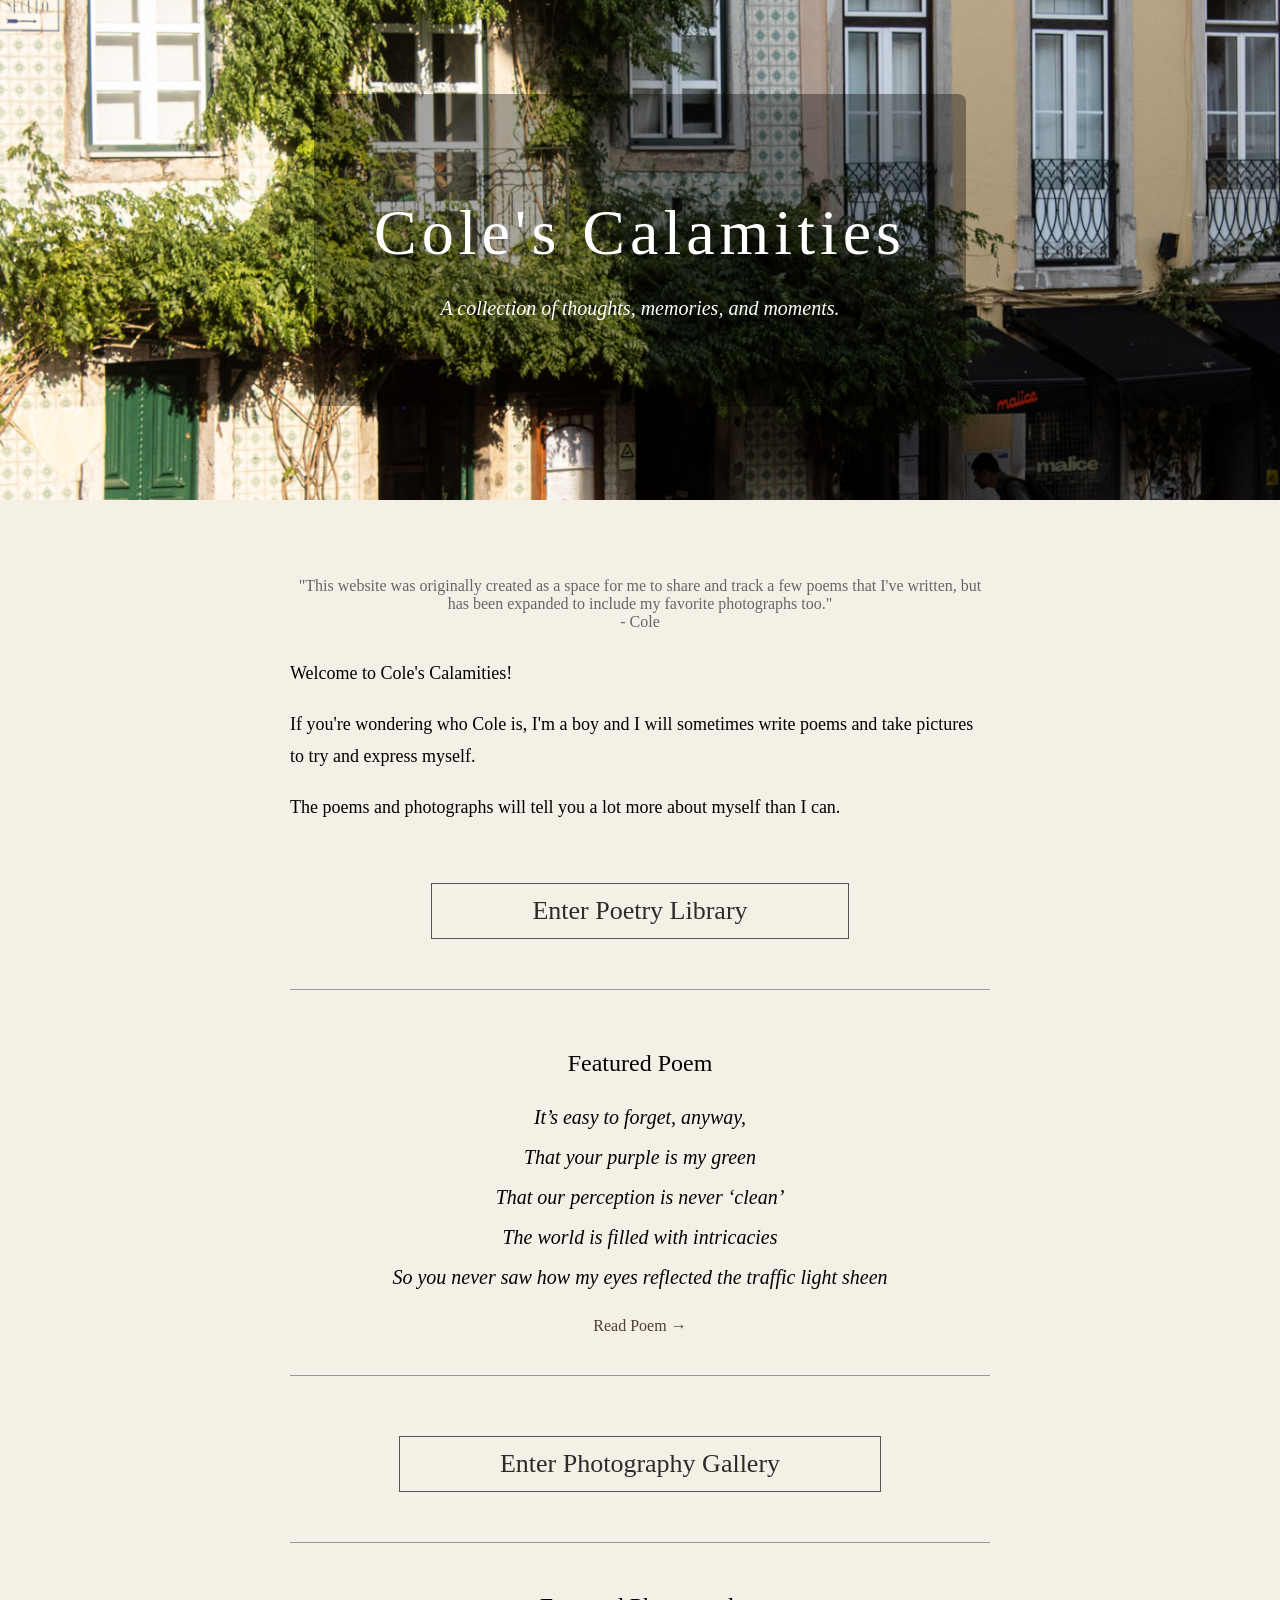
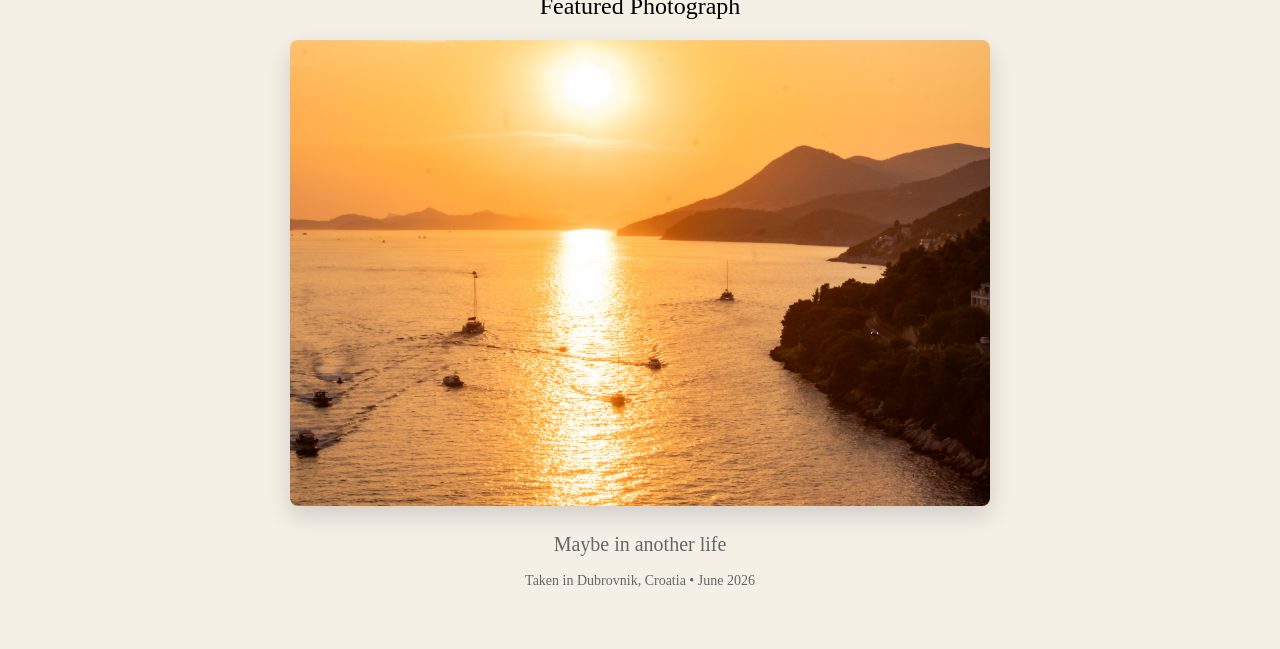
<file: index.html>
<head>
<title>Cole's Calamities</title>
<link rel="stylesheet" href="styles.css">
</head>
<body>
<div class="hero">

    <div class="overlay">

        <h1>Cole's Calamities</h1>

        <p class="subtitle">
            A collection of thoughts, memories, and moments.
        </p>

    </div>

</div>


<div class="content">
<h5>"This website was originally created as a space for me to share and track a few poems that I've written, but has been expanded to include my favorite photographs too." <br> - Cole </h5>
<p>Welcome to Cole's Calamities!</p>
<p>If you're wondering who Cole is, I'm a boy and I will sometimes write poems and take pictures to try and express myself.</p> 
<p>The poems and photographs will tell you a lot more about myself than I can.</p>
<div class="center-button">
<a href="library.html">
    <button>Enter Poetry Library</button> <br>
</a>

</div>


<hr>

<section class="featured">

    <h2>Featured Poem</h2>

    <p class="poem-preview">
        It’s easy to forget, anyway,<br>
        That your purple is my green<br>
        That our perception is never ‘clean’<br>
        The world is filled with intricacies <br>
        So you never saw how my eyes reflected the traffic light sheen<br>
    </p>

    <a href="poems/love_note.html">
        Read Poem →
    </a>

</section>

<hr>

<div class="center-button">
<a href="gallery.html">
    <button>Enter Photography Gallery </button>
</a>
</div>
<hr>

<section class="featured-photo">

    <h2>Featured Photograph</h2>

    <img src="images/inanlife.jpg" alt="Featured photograph">

    <h4>Maybe in another life</h4>

    <h6>Taken in Dubrovnik, Croatia • June 2026</h6>

</section>




</body>


<script src="script.js"></script>

</html>
</file>
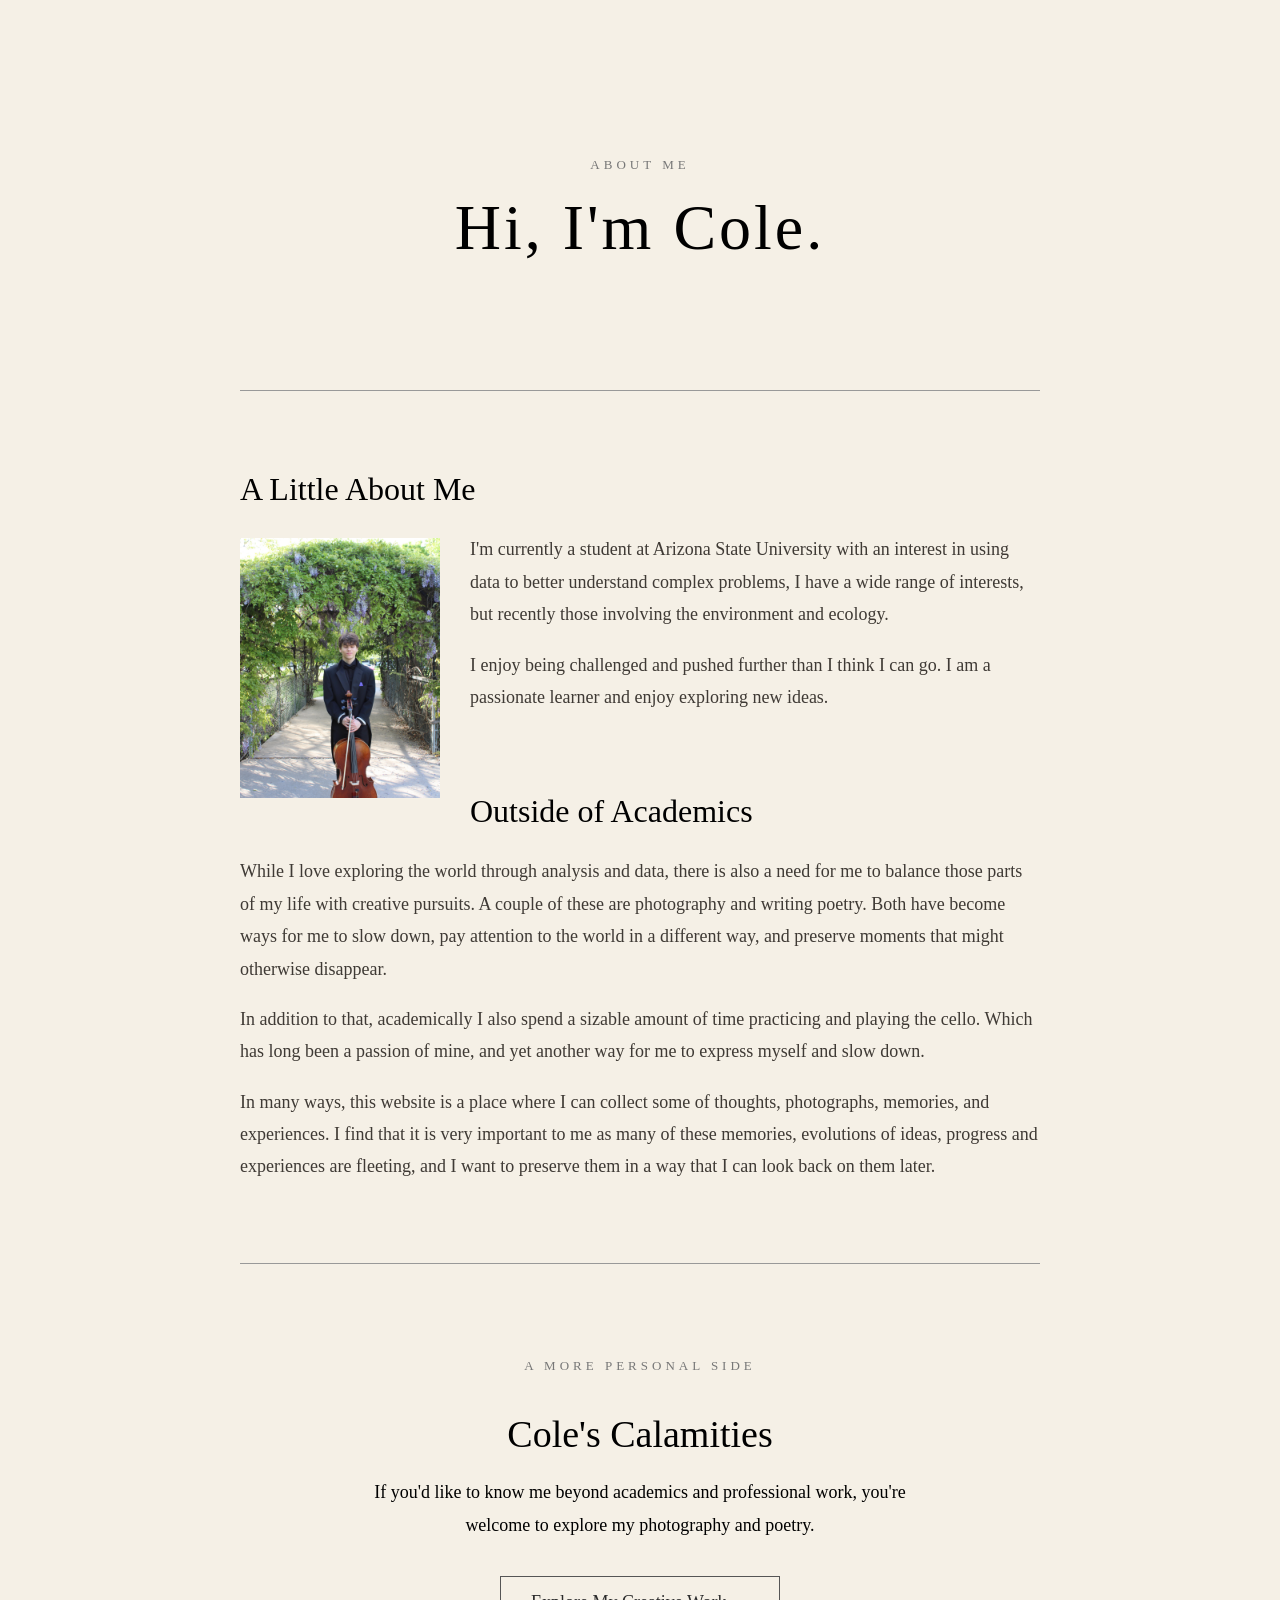
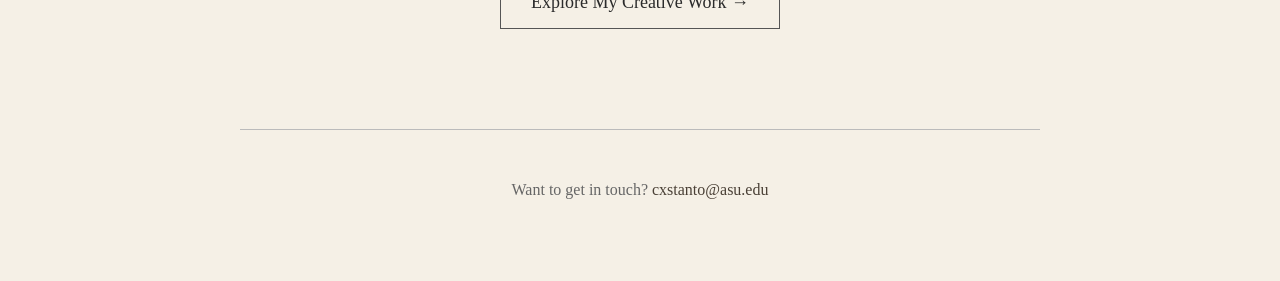
<file: about.html>
<!DOCTYPE html>
<html lang="en">

<head>
    <meta charset="UTF-8">
    <meta name="viewport" content="width=device-width, initial-scale=1.0">
    <title>About Cole</title>
    <link rel="stylesheet" href="styles.css">
</head>

<body>

    <main class="about-page">

        <section class="about-intro">
            <p class="about-eyebrow">ABOUT ME</p>

            <h1>Hi, I'm Cole.</h1>

        </section>

        <hr>

        <section class="about-section">
            <h2>A Little About Me</h2>

        <img
        src="images/cole.jpg"
        alt="Portrait of Cole"
        class="about-portrait"
        >

            <p>
                I'm currently a student at Arizona State University with an
                interest in using data to better understand complex problems, I have a wide range of interests, 
                but recently those involving the environment and ecology.
            </p>

            <p>
                I enjoy being challenged and pushed further than I think I can go.
                I am a passionate learner and enjoy exploring new ideas. 
            </p>
        </section>

        <section class="about-section">
            <h2>Outside of Academics</h2>

            <p>
                While I love exploring the world through analysis and data,
                there is also a need for me to balance those parts of my life
                with creative pursuits. A couple of these are photography 
                and writing poetry. Both have become ways for me to slow down,
                pay attention to the world in a different way, and preserve
                moments that might otherwise disappear.
            </p>

            <p>
                In addition to that, academically I also spend a sizable amount
                of time practicing and playing the cello. Which has long been a
                passion of mine, and yet another way for me to express myself and
                slow down.
            </p>

            <p>
                In many ways, this website is a place
                where I can collect some of thoughts, photographs,
                memories, and experiences. I find that it is very important to me
                as many of these memories, evolutions of ideas, progress and experiences are fleeting, 
                and I want to preserve them in a way that I can look back on them later.
            </p>
        </section>

        <hr>

        <section class="creative-section">
            <p class="about-eyebrow">A MORE PERSONAL SIDE</p>

            <h2>Cole's Calamities</h2>

            <p>
                If you'd like to know me beyond academics and professional
                work, you're welcome to explore my photography and poetry.
            </p>

            <a href="index.html" class="about-button">
                Explore My Creative Work →
            </a>
        </section>

        <section class="about-contact">
            <p>
                Want to get in touch?
                <a href="mailto:cxstanto@asu.edu">cxstanto@asu.edu</a>
            </p>
        </section>

    </main>

</body>
</html>
</file>
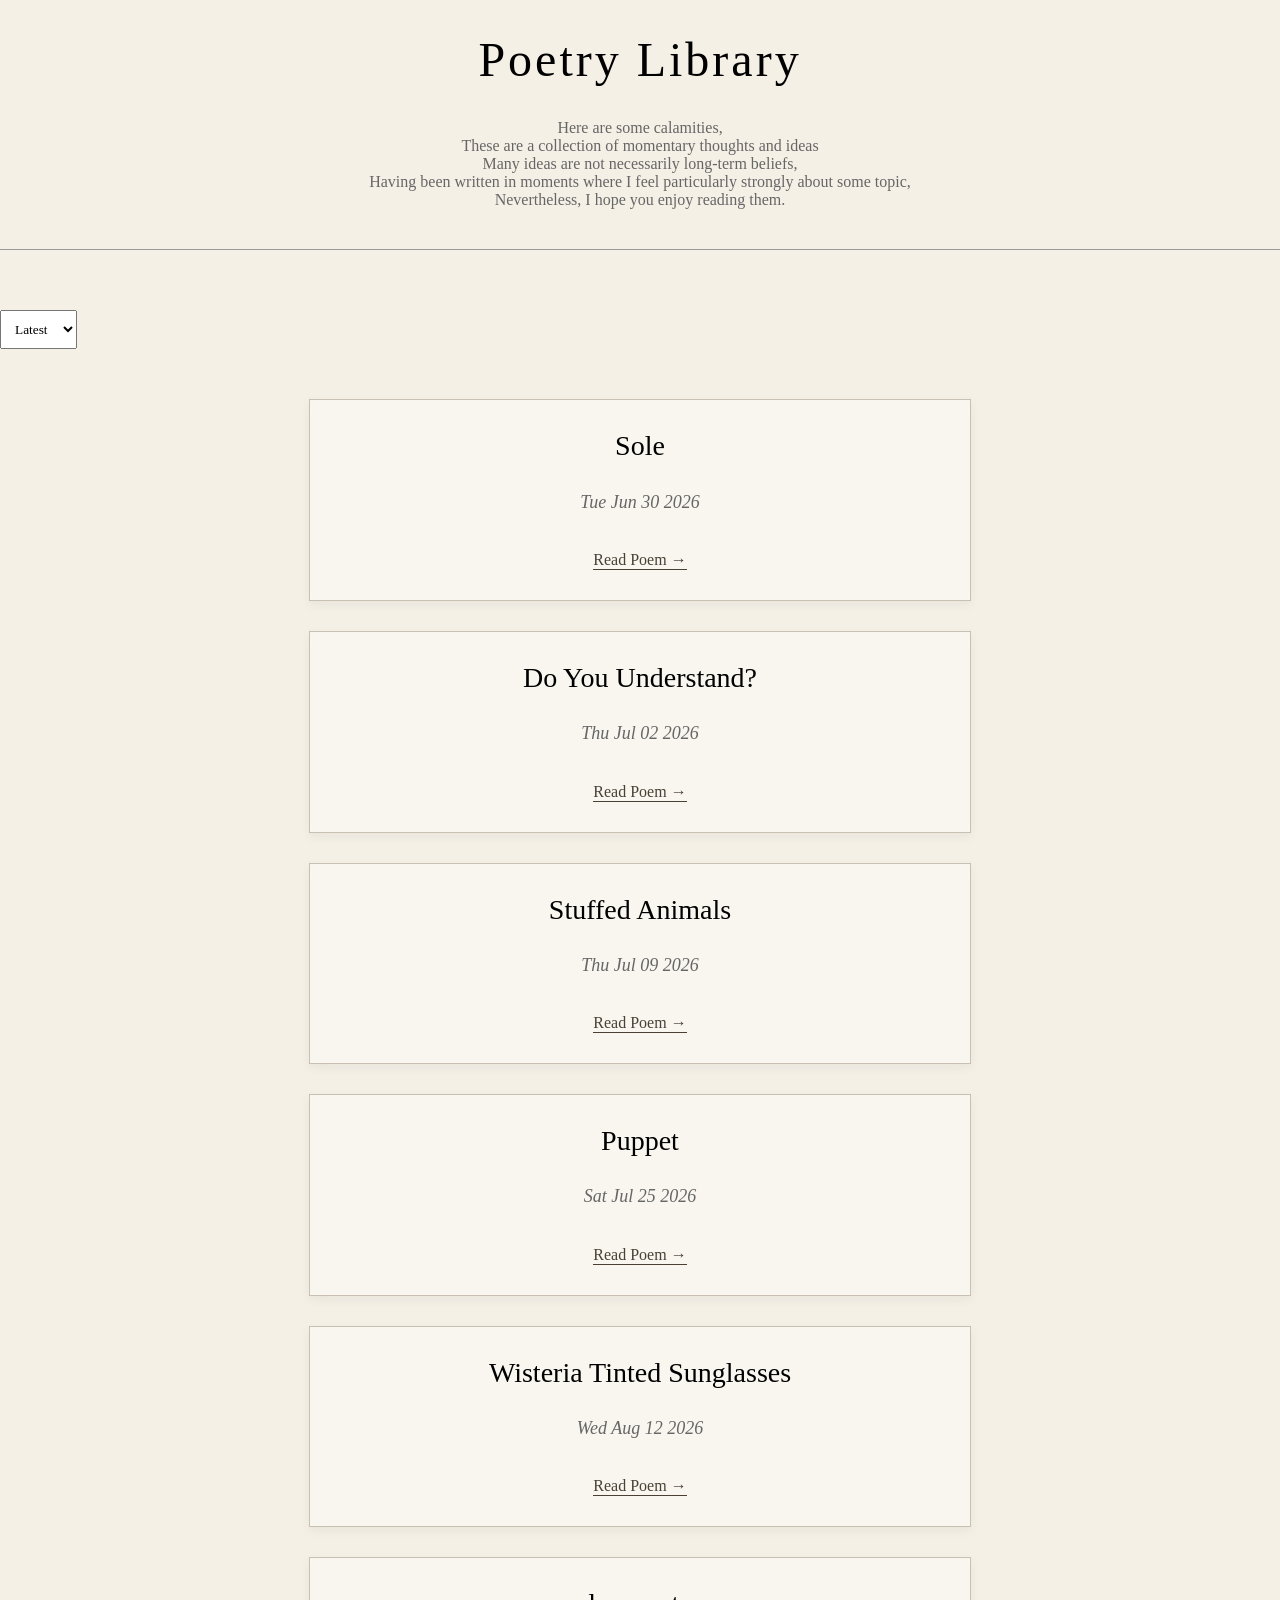
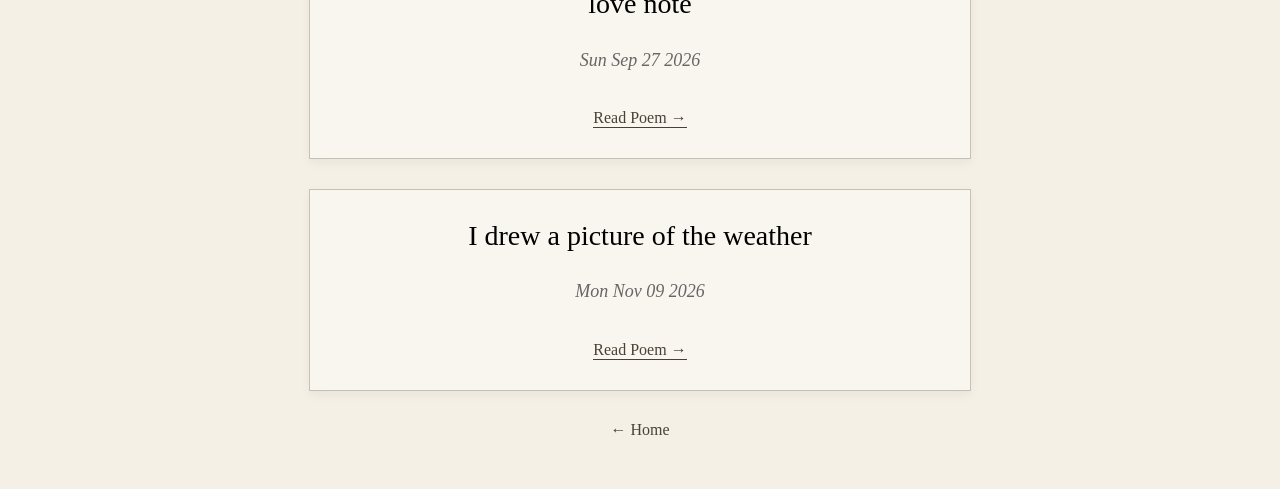
<file: library.html>
<!DOCTYPE html>
<html>

<head>
    <title>Poetry Library</title>
    <link rel="stylesheet" href="styles.css">
</head>

<body>

<h1>Poetry Library</h1>

<h5>
Here are some calamities, <br>
These are a collection of momentary thoughts and ideas <br>
Many ideas are not necessarily long-term beliefs, <br>
Having been written in moments where I feel particularly strongly about some topic, <br>
Nevertheless, I hope you enjoy reading them. <br>
</h5>

<hr>

<select id="sortOptions">
    <option value="latest">Latest</option>
    <option value="oldest">Oldest</option>
</select>


<div id="poemList"></div>

<script src="script.js?v=2"></script>

<a id="homeButton" href="index.html">← Home</a>
</body>

</html>
</file>
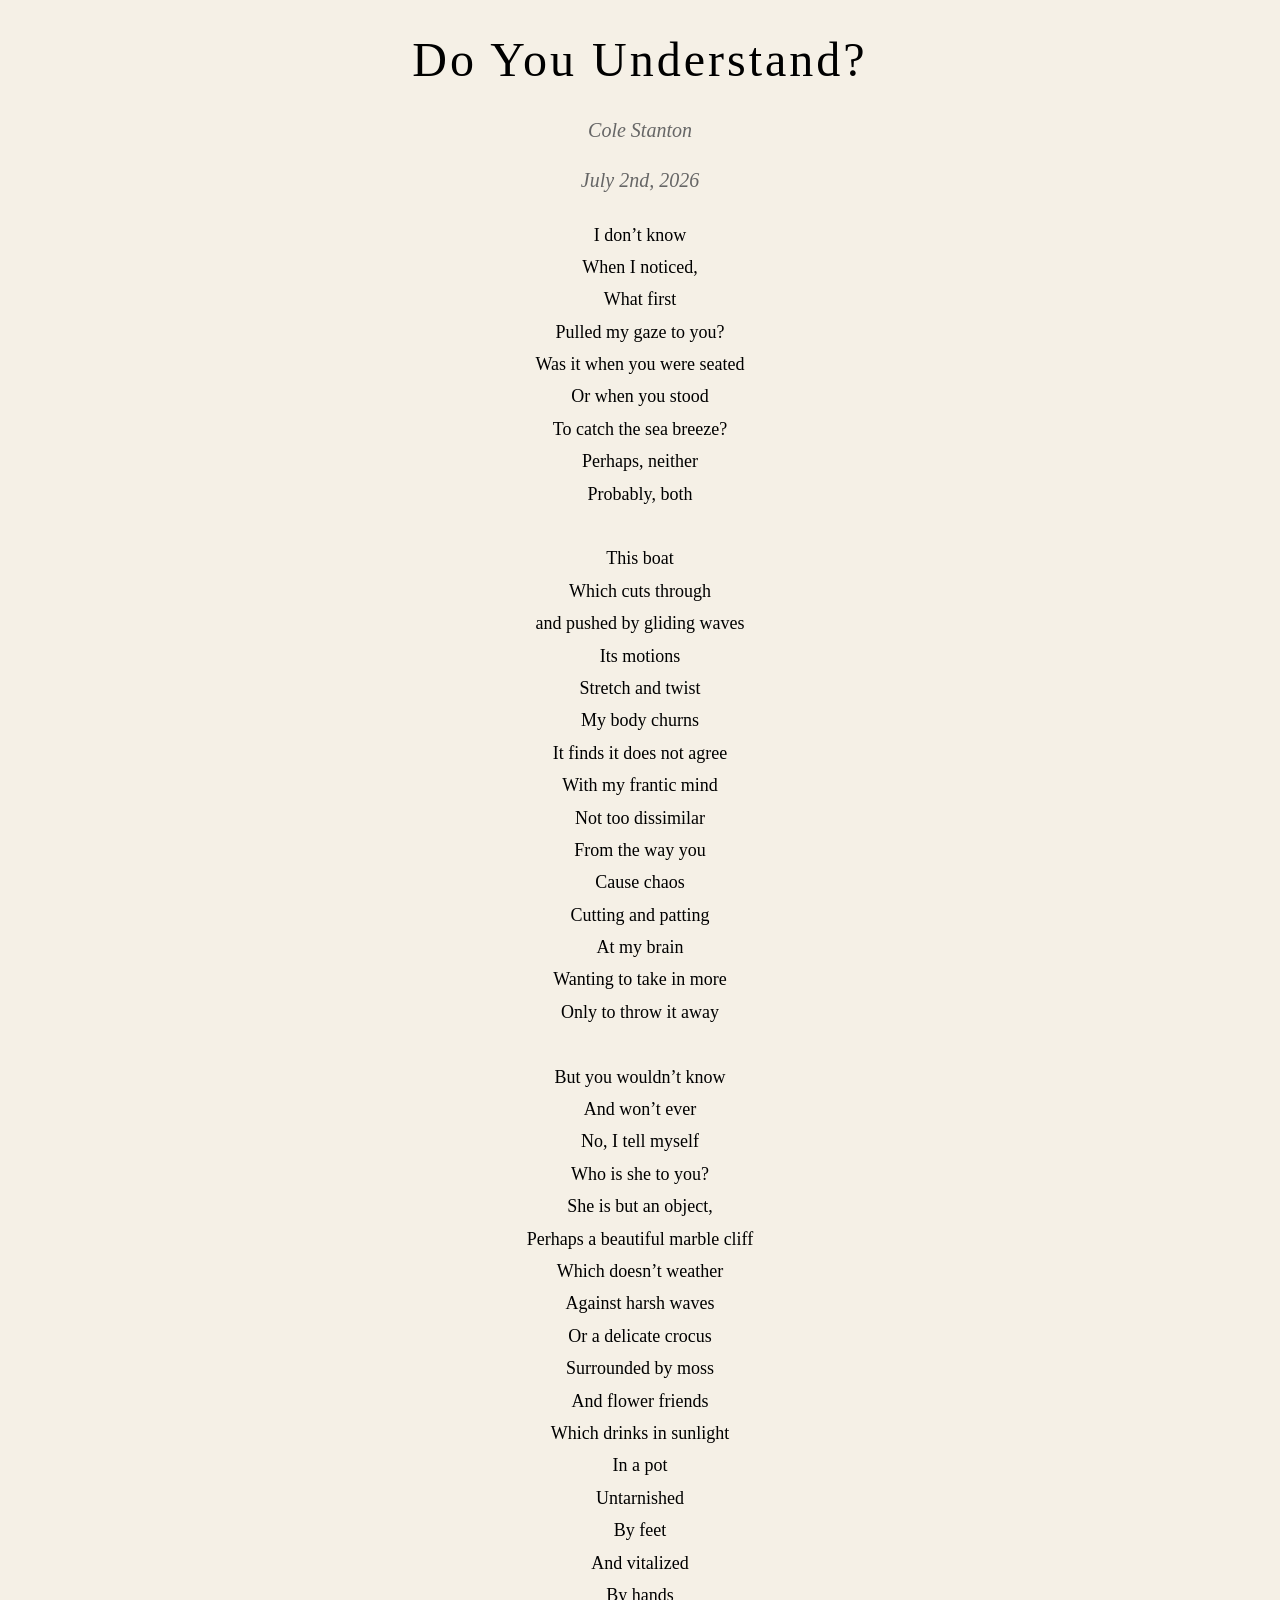
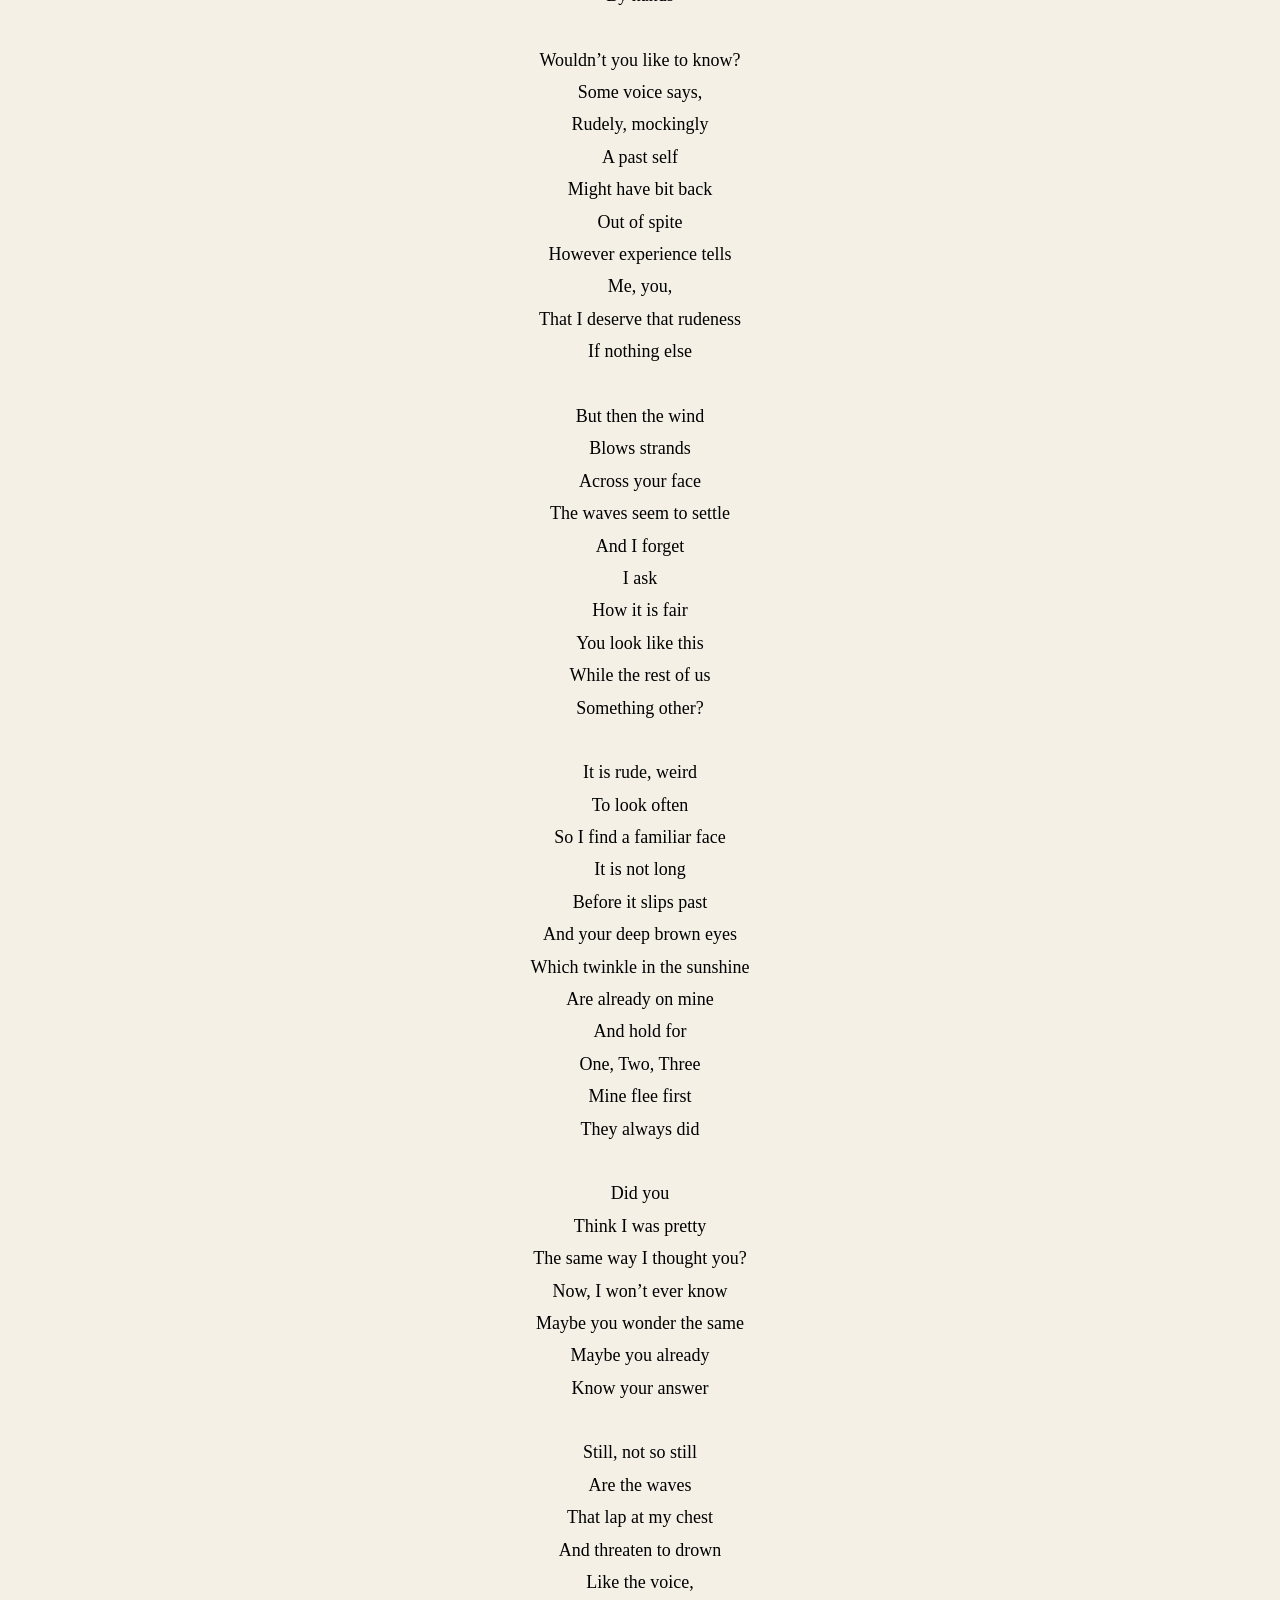
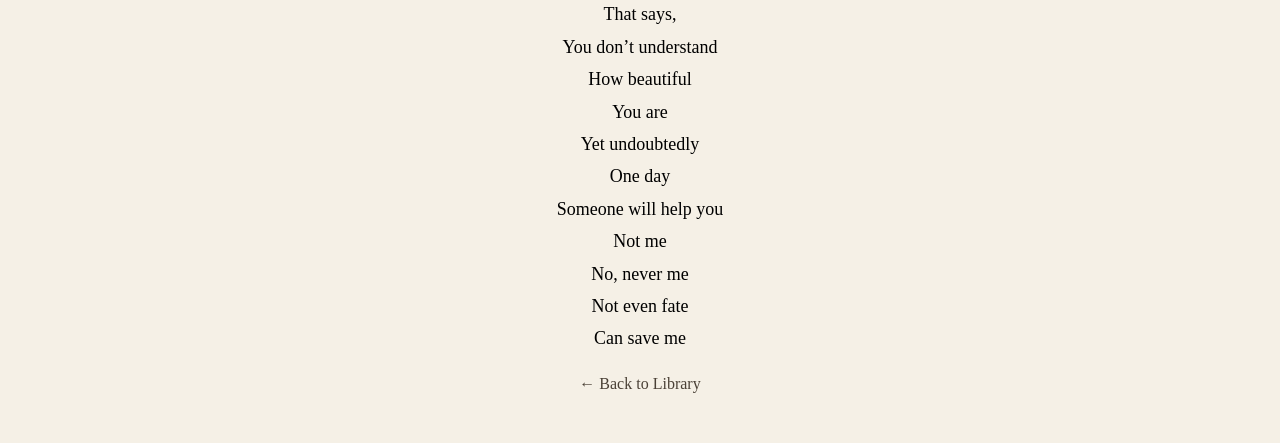
<file: poems/Do_You_Understand.html>
<!DOCTYPE html>
<html>

<head>
    <title>Do You Understand?</title>
    <link rel="stylesheet" href="../styles.css">
</head>

<body>

<h1>Do You Understand?</h1>
<h4><em>Cole Stanton</em></h4>
<h4><em>July 2nd, 2026</em></h4>
<p id ="poem">
I don’t know <br>
When I noticed,<br>
What first<br>
Pulled my gaze to you?<br>
Was it when you were seated<br>
Or when you stood <br>
To catch the sea breeze?<br>
Perhaps, neither<br>
Probably, both<br>
<br>
This boat<br>
Which cuts through<br>
and pushed by gliding waves <br>
Its motions <br>
Stretch and twist <br>
My body churns<br>
It finds it does not agree<br>
With my frantic mind<br>
Not too dissimilar <br>
From the way you <br>
Cause chaos <br>
Cutting and patting<br>
At my brain<br>
Wanting to take in more<br>
Only to throw it away<br>
<br>
But you wouldn’t know<br>
And won’t ever<br>
No, I tell myself<br>
Who is she to you?<br>
She is but an object,<br>
Perhaps a beautiful marble cliff<br>
Which doesn’t weather<br>
Against harsh waves<br>
Or a delicate crocus<br>
Surrounded by moss<br>
And flower friends<br>
Which drinks in sunlight<br>
In a pot<br>
Untarnished<br>
By feet <br>
And vitalized<br>
By hands<br>
<br>
Wouldn’t you like to know?<br>
Some voice says,<br>
Rudely, mockingly <br>
A past self<br>
Might have bit back<br>
Out of spite<br>
However experience tells<br>
Me, you, <br>
That I deserve that rudeness  <br>
If nothing else<br>
<br>
But then the wind<br>
Blows strands <br>
Across your face<br>
The waves seem to settle<br>
And I forget<br>
I ask<br>
How it is fair<br>
You look like this<br>
While the rest of us<br>
Something other?<br>
<br>
It is rude, weird <br>
To look often<br>
So I find a familiar face<br>
It is not long <br>
Before it slips past<br> 
And your deep brown eyes<br>
Which twinkle in the sunshine<br>
Are already on mine<br>
And hold for<br>
One, Two, Three<br>
Mine flee first<br>
They always did<br>
<br>
Did you <br>
Think I was pretty<br>
The same way I thought you?<br>
Now, I won’t ever know<br>
Maybe you wonder the same<br>
Maybe you already <br>
Know your answer<br>
<br>
Still, not so still<br>
Are the waves <br>
That lap at my chest<br>
And threaten to drown<br>
Like the voice,<br>
That says,<br>
You don’t understand<br>
How beautiful <br>
You are<br>
Yet undoubtedly<br> 
One day<br>
Someone will help you<br>
Not me<br>
No, never me<br>
Not even fate<br>
Can save me<br>
</p>

<a id="homeButton" href="../library.html">← Back to Library</a>

</body>

</html>
</file>
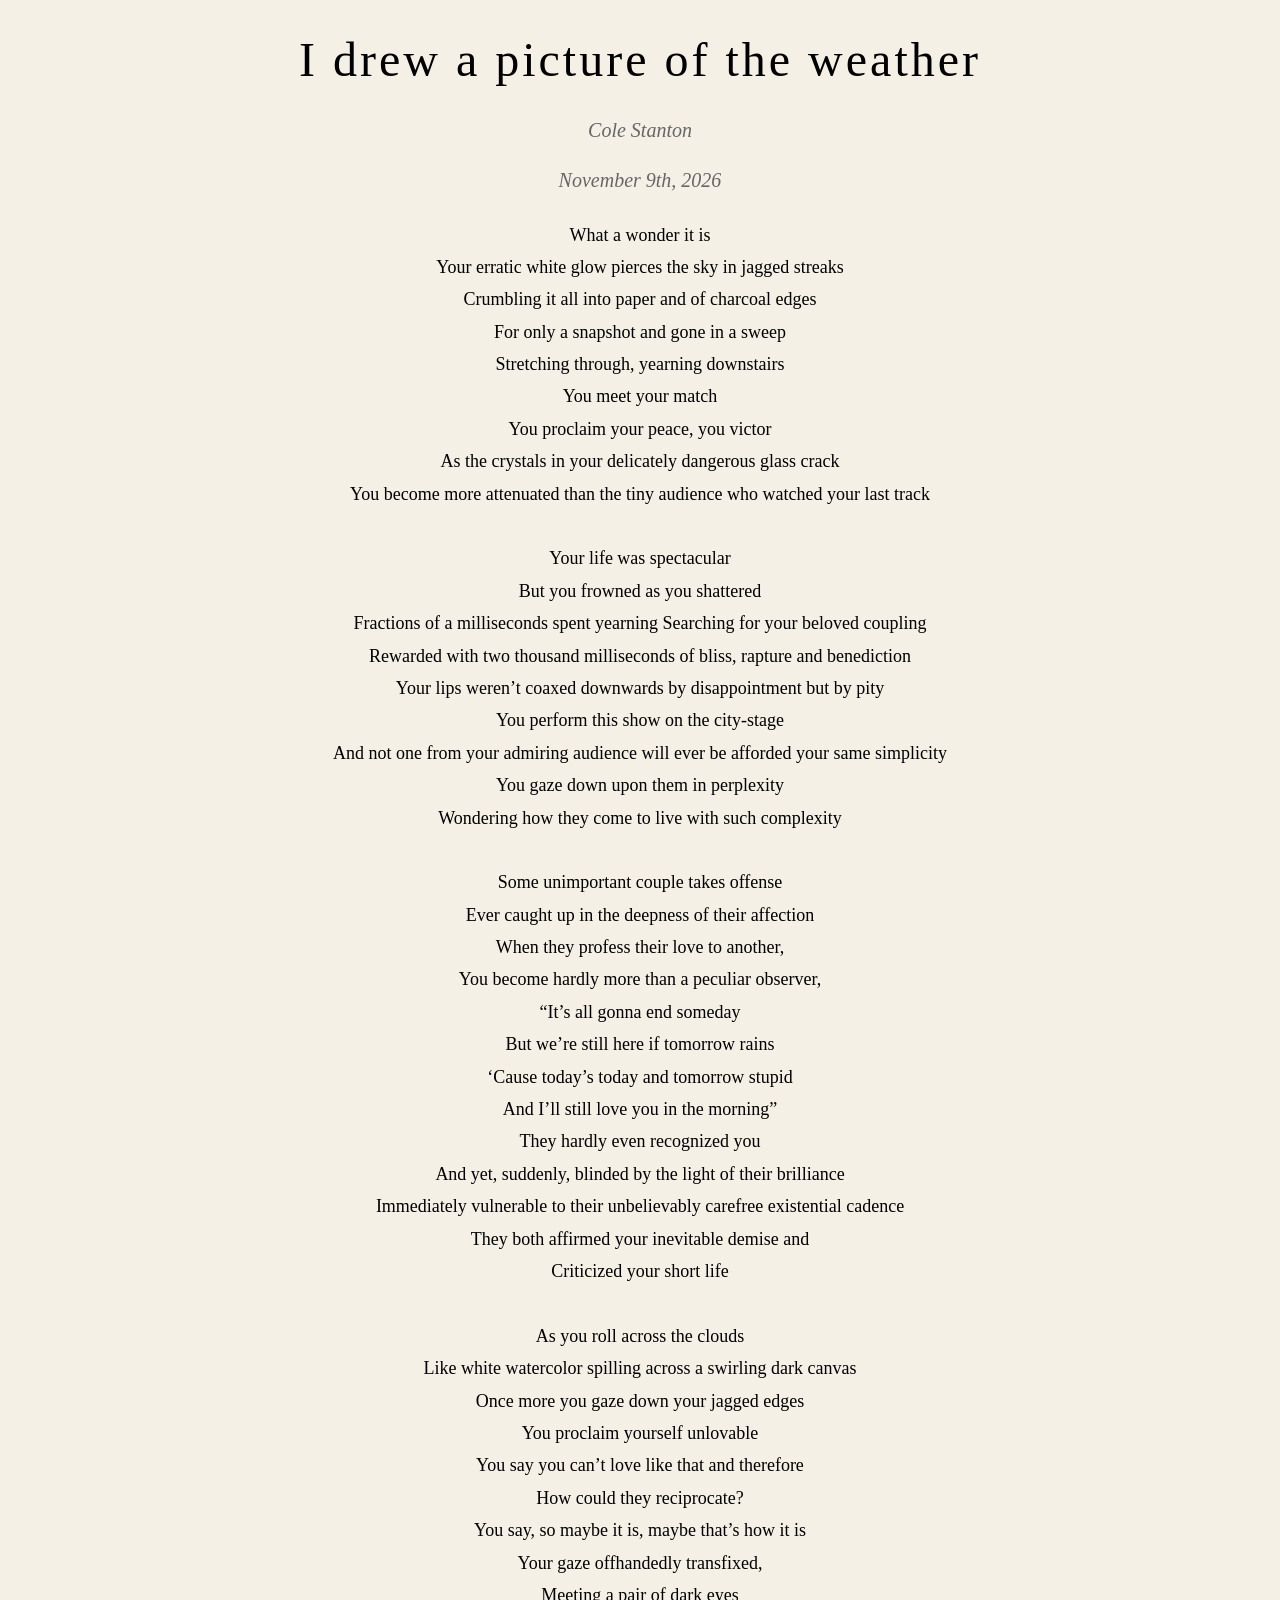
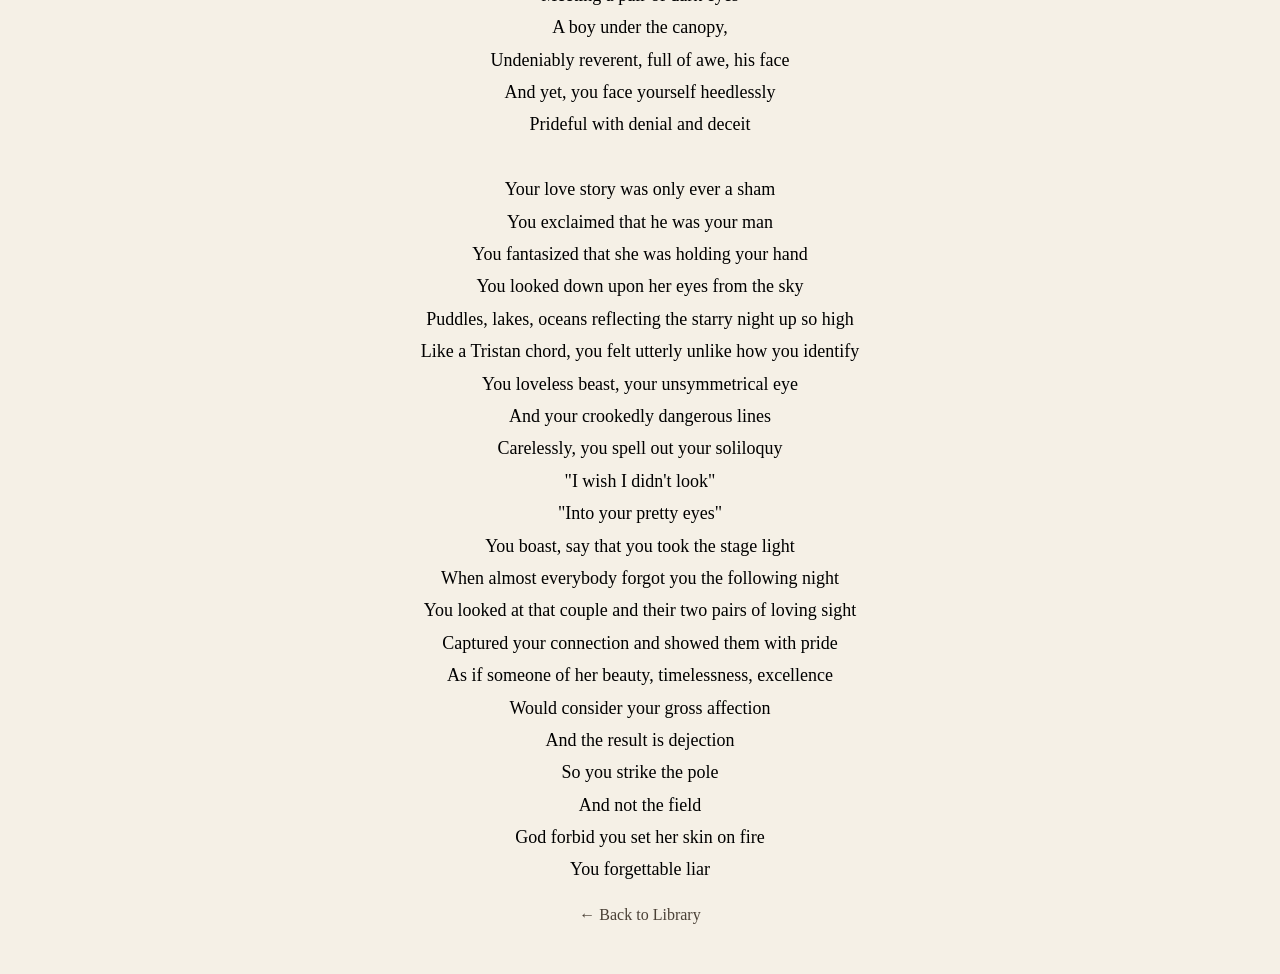
<file: poems/I_drew_a_picture.html>
<!DOCTYPE html>
<html>

<head>
    <title>I drew a picture of the weather</title>
    <link rel="stylesheet" href="../styles.css">
</head>

<body>

<h1>I drew a picture of the weather</h1>
<h4><em>Cole Stanton</em></h4>
<h4><em>November 9th, 2026</em></h4>
<p id ="poem">
What a wonder it is <br>

Your erratic white glow pierces the sky in jagged streaks <br>

Crumbling it all into paper and of charcoal edges <br>

For only a snapshot and gone in a sweep <br>

Stretching through, yearning downstairs <br>

You meet your match <br>

You proclaim your peace, you victor  <br>

As the crystals in your delicately dangerous glass crack <br>

You become more attenuated than the tiny audience who watched your last track<br>

<br>

Your life was spectacular <br>

But you frowned as you shattered <br>

Fractions of a milliseconds spent yearning Searching for your beloved coupling <br>

Rewarded with two thousand milliseconds of bliss, rapture and benediction <br>

Your lips weren’t coaxed downwards by disappointment but by pity <br>

You perform this show on the city-stage <br>

And not one from your admiring audience will ever be afforded your same simplicity <br>

You gaze down upon them in perplexity <br>

Wondering how they come to live with such complexity <br>

<br>

Some unimportant couple takes offense <br>

Ever caught up in the deepness of their affection <br>

When they profess their love to another, <br>

You become hardly more than a peculiar observer, <br>

“It’s all gonna end someday <br>

But we’re still here if tomorrow rains <br>

‘Cause today’s today and tomorrow stupid <br>

And I’ll still love you in the morning” <br>

They hardly even recognized you <br>

And yet, suddenly, blinded by the light of their brilliance <br>

Immediately vulnerable to their unbelievably carefree existential cadence <br>

They both affirmed your inevitable demise and <br>

Criticized your short life <br>

<br>

As you roll across the clouds <br>

Like white watercolor spilling across a swirling dark canvas <br>

Once more you gaze down your jagged edges <br>

You proclaim yourself unlovable <br>

You say you can’t love like that and therefore <br>

How could they reciprocate? <br>

You say, so maybe it is, maybe that’s how it is <br>

Your gaze offhandedly transfixed, <br>

Meeting a pair of dark eyes <br>

A boy under the canopy, <br>

Undeniably reverent, full of awe, his face <br>

And yet, you face yourself heedlessly <br>

Prideful with denial and deceit <br>

<br>

Your love story was only ever a sham <br>

You exclaimed that he was your man <br>

You fantasized that she was holding your hand <br>

You looked down upon her eyes from the sky <br>

Puddles, lakes, oceans reflecting the starry night up so high <br>

Like a Tristan chord, you felt utterly unlike how you identify <br>

You loveless beast, your unsymmetrical eye <br>

And your crookedly dangerous lines <br>

Carelessly, you spell out your soliloquy <br>

"I wish I didn't look" <br>

"Into your pretty eyes" <br>

You boast, say that you took the stage light <br>

When almost everybody forgot you the following night <br>

You looked at that couple and their two pairs of loving sight <br>

Captured your connection and showed them with pride <br>

As if someone of her beauty, timelessness, excellence <br>

Would consider your gross affection <br>

And the result is dejection <br>

So you strike the pole <br>

And not the field <br>

God forbid you set her skin on fire <br>

You forgettable liar <br>
</p>

<a id="homeButton" href="../library.html">← Back to Library</a>

</body>

</html>
</file>
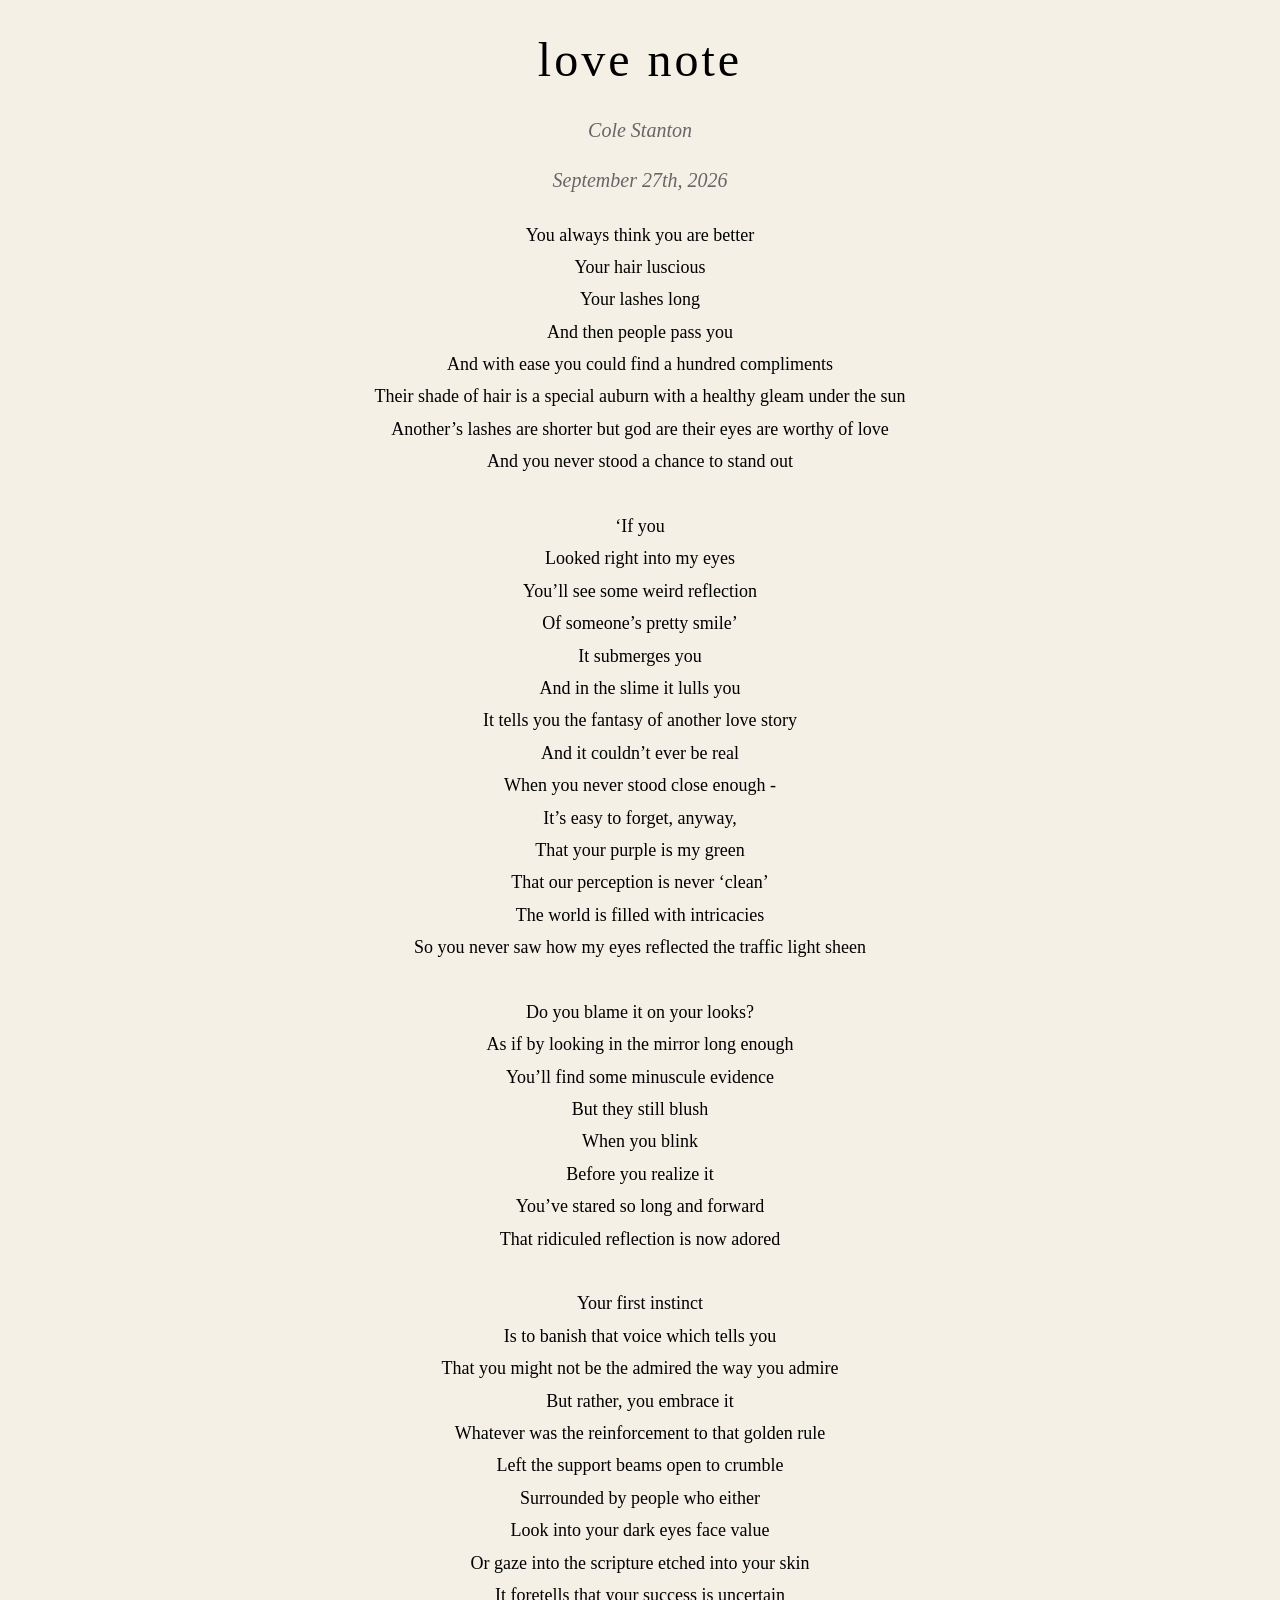
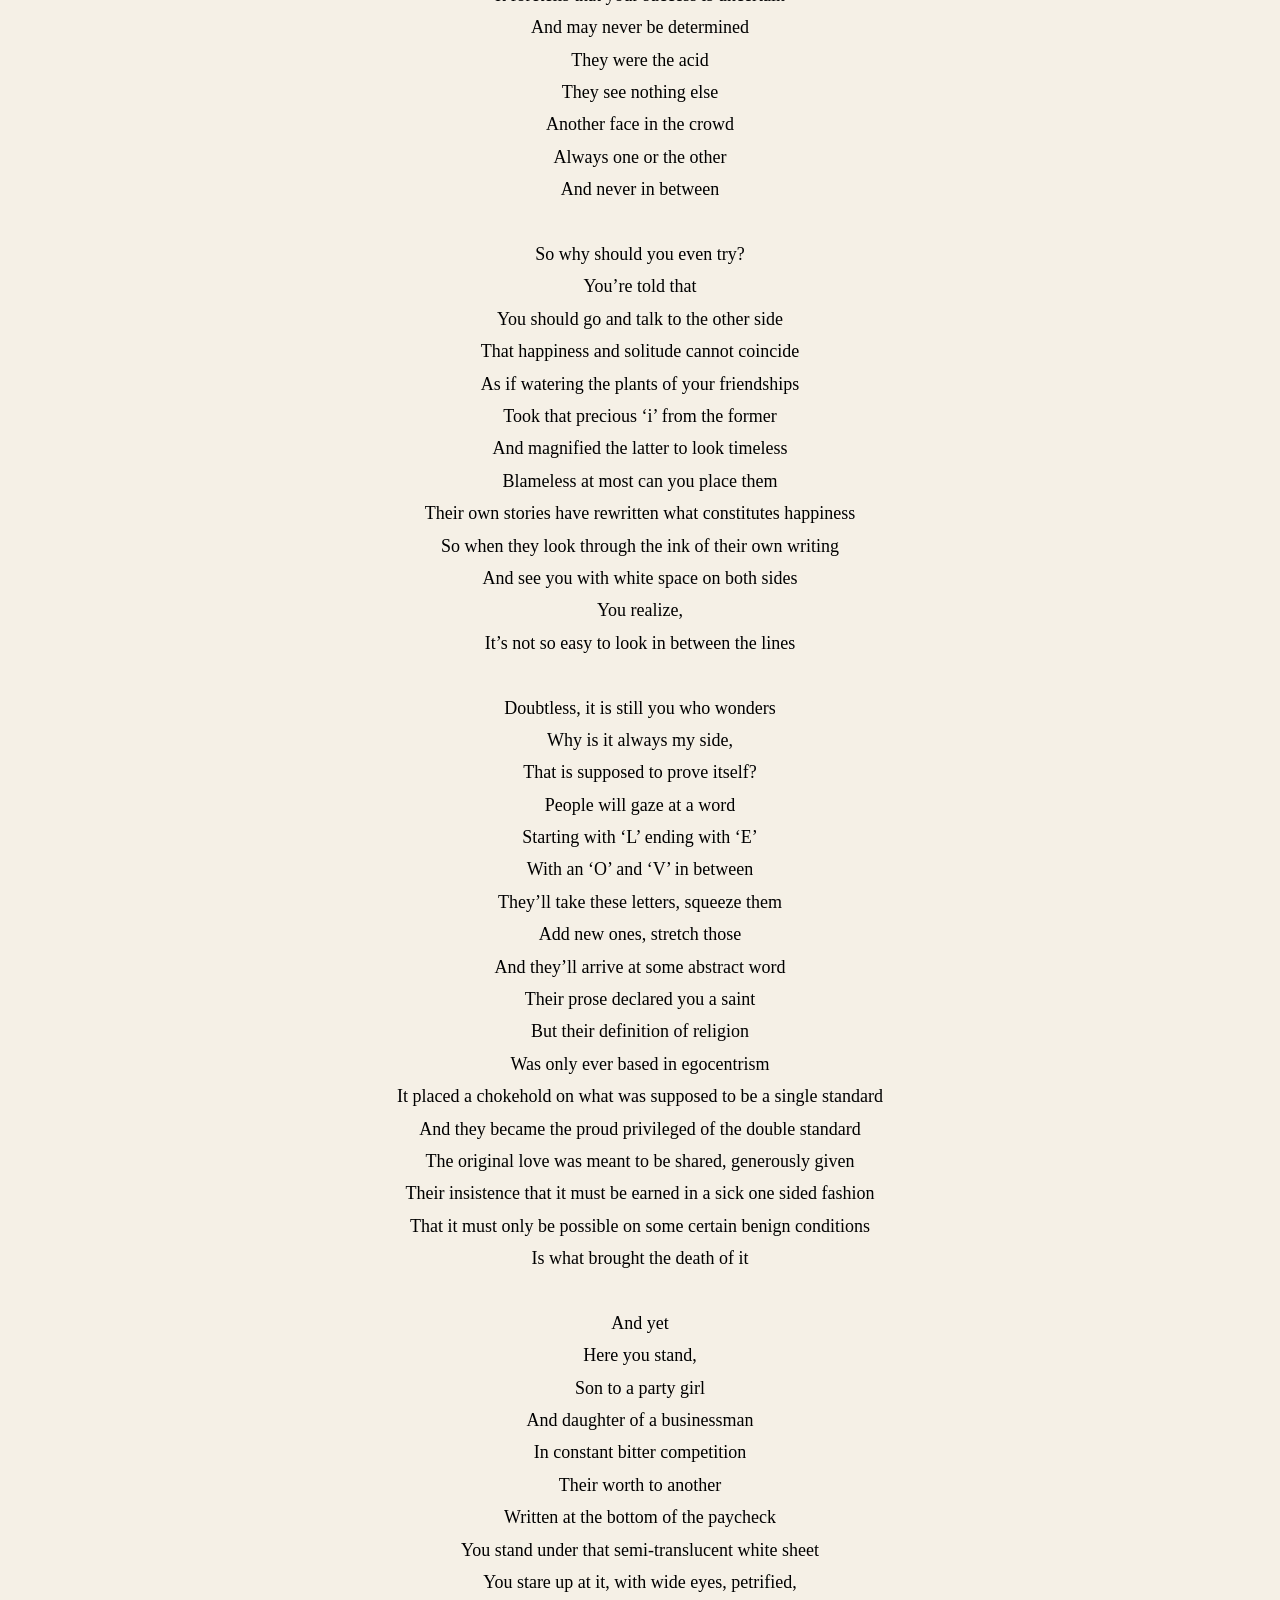
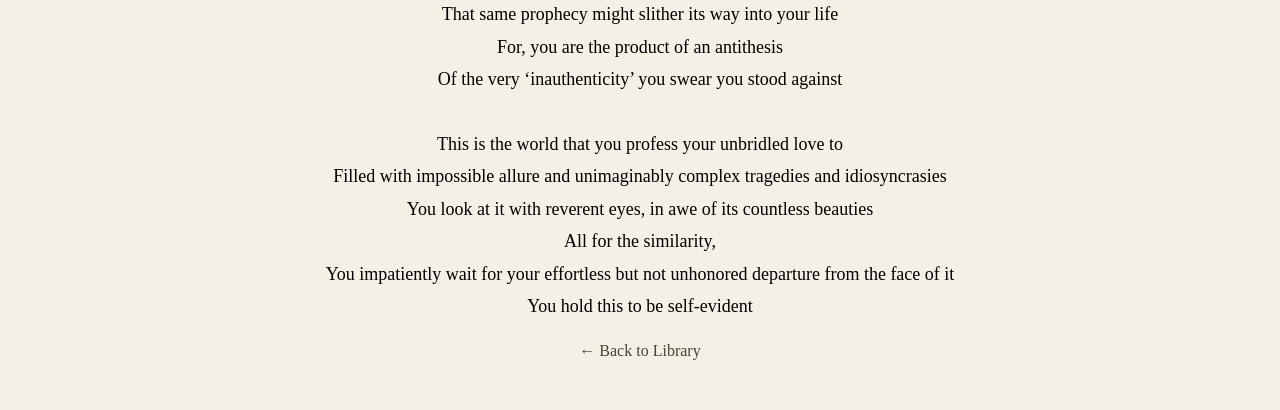
<file: poems/love_note.html>
<!DOCTYPE html>
<html>

<head>
    <title>love note</title>
    <link rel="stylesheet" href="../styles.css">
</head>

<body>

<h1>love note</h1>
<h4><em>Cole Stanton</em></h4>
<h4><em>September 27th, 2026</em></h4>
<p id ="poem">
You always think you are better <br>
Your hair luscious <br>
Your lashes long <br>
And then people pass you <br>
And with ease you could find a hundred compliments  <br>
Their shade of hair is a special auburn with a healthy gleam under the sun <br>
Another’s lashes are shorter but god are their eyes are worthy of love <br>
And you never stood a chance to stand out <br>
<br>
‘If you <br>
Looked right into my eyes <br>
You’ll see some weird reflection  <br>
Of someone’s pretty smile’<br>
It submerges you<br>
And in the slime it lulls you<br>
It tells you the fantasy of another love story <br>
And it couldn’t ever be real<br>
When you never stood close enough -<br>
It’s easy to forget, anyway,<br>
That your purple is my green<br>
That our perception is never ‘clean’<br>
The world is filled with intricacies <br>
So you never saw how my eyes reflected the traffic light sheen<br>
<br>
Do you blame it on your looks? <br>
As if by looking in the mirror long enough<br>
You’ll find some minuscule evidence <br>
But they still blush<br>
When you blink<br>
Before you realize it<br>
You’ve stared so long and forward<br>
That ridiculed reflection is now adored<br>
<br>
Your first instinct<br>
Is to banish that voice which tells you<br>
That you might not be the admired the way you admire<br>
But rather, you embrace it<br>
Whatever was the reinforcement to that golden rule<br>
Left the support beams open to crumble<br>
Surrounded by people who either<br>
Look into your dark eyes face value<br>
Or gaze into the scripture etched into your skin<br>
It foretells that your success is uncertain<br>
And may never be determined <br>
They were the acid<br>
They see nothing else<br>
Another face in the crowd<br>
Always one or the other<br>
And never in between<br>
<br>
So why should you even try?<br>
You’re told that<br>
You should go and talk to the other side<br>
That happiness and solitude cannot coincide <br>
As if watering the plants of your friendships<br>
Took that precious ‘i’ from the former<br>
And magnified the latter to look timeless <br>
Blameless at most can you place them<br>
Their own stories have rewritten what constitutes happiness<br>
So when they look through the ink of their own writing <br>
And see you with white space on both sides<br>
You realize,<br>
It’s not so easy to look in between the lines<br>
<br>
Doubtless, it is still you who wonders<br>
Why is it always my side,<br>
That is supposed to prove itself?<br>
People will gaze at a word<br>
Starting with ‘L’ ending with ‘E’<br>
With an ‘O’ and ‘V’ in between<br>
They’ll take these letters, squeeze them<br>
Add new ones, stretch those <br>
And they’ll arrive at some abstract word<br>
Their prose declared you a saint<br>
But their definition of religion <br>
Was only ever based in egocentrism <br>
It placed a chokehold on what was supposed to be a single standard<br>
And they became the proud privileged of the double standard<br>
The original love was meant to be shared, generously given<br>
Their insistence that it must be earned in a sick one sided fashion<br>
That it must only be possible on some certain benign conditions<br>
Is what brought the death of it<br>
<br>
And yet<br>
Here you stand,<br>
Son to a party girl<br>
And daughter of a businessman <br>
In constant bitter competition <br>
Their worth to another <br>
Written at the bottom of the paycheck<br>
You stand under that semi-translucent white sheet<br>
You stare up at it, with wide eyes, petrified,<br>
That same prophecy might slither its way into your life<br>
For, you are the product of an antithesis <br>
Of the very ‘inauthenticity’ you swear you stood against<br>
<br>
This is the world that you profess your unbridled love to<br>
Filled with impossible allure and unimaginably complex tragedies and idiosyncrasies <br>
You look at it with reverent eyes, in awe of its countless beauties<br>
All for the similarity,<br>
You impatiently wait for your effortless but not unhonored departure from the face of it<br>
You hold this to be self-evident <br>
</p>

<a id="homeButton" href="../library.html">← Back to Library</a>

</body>

</html>
</file>
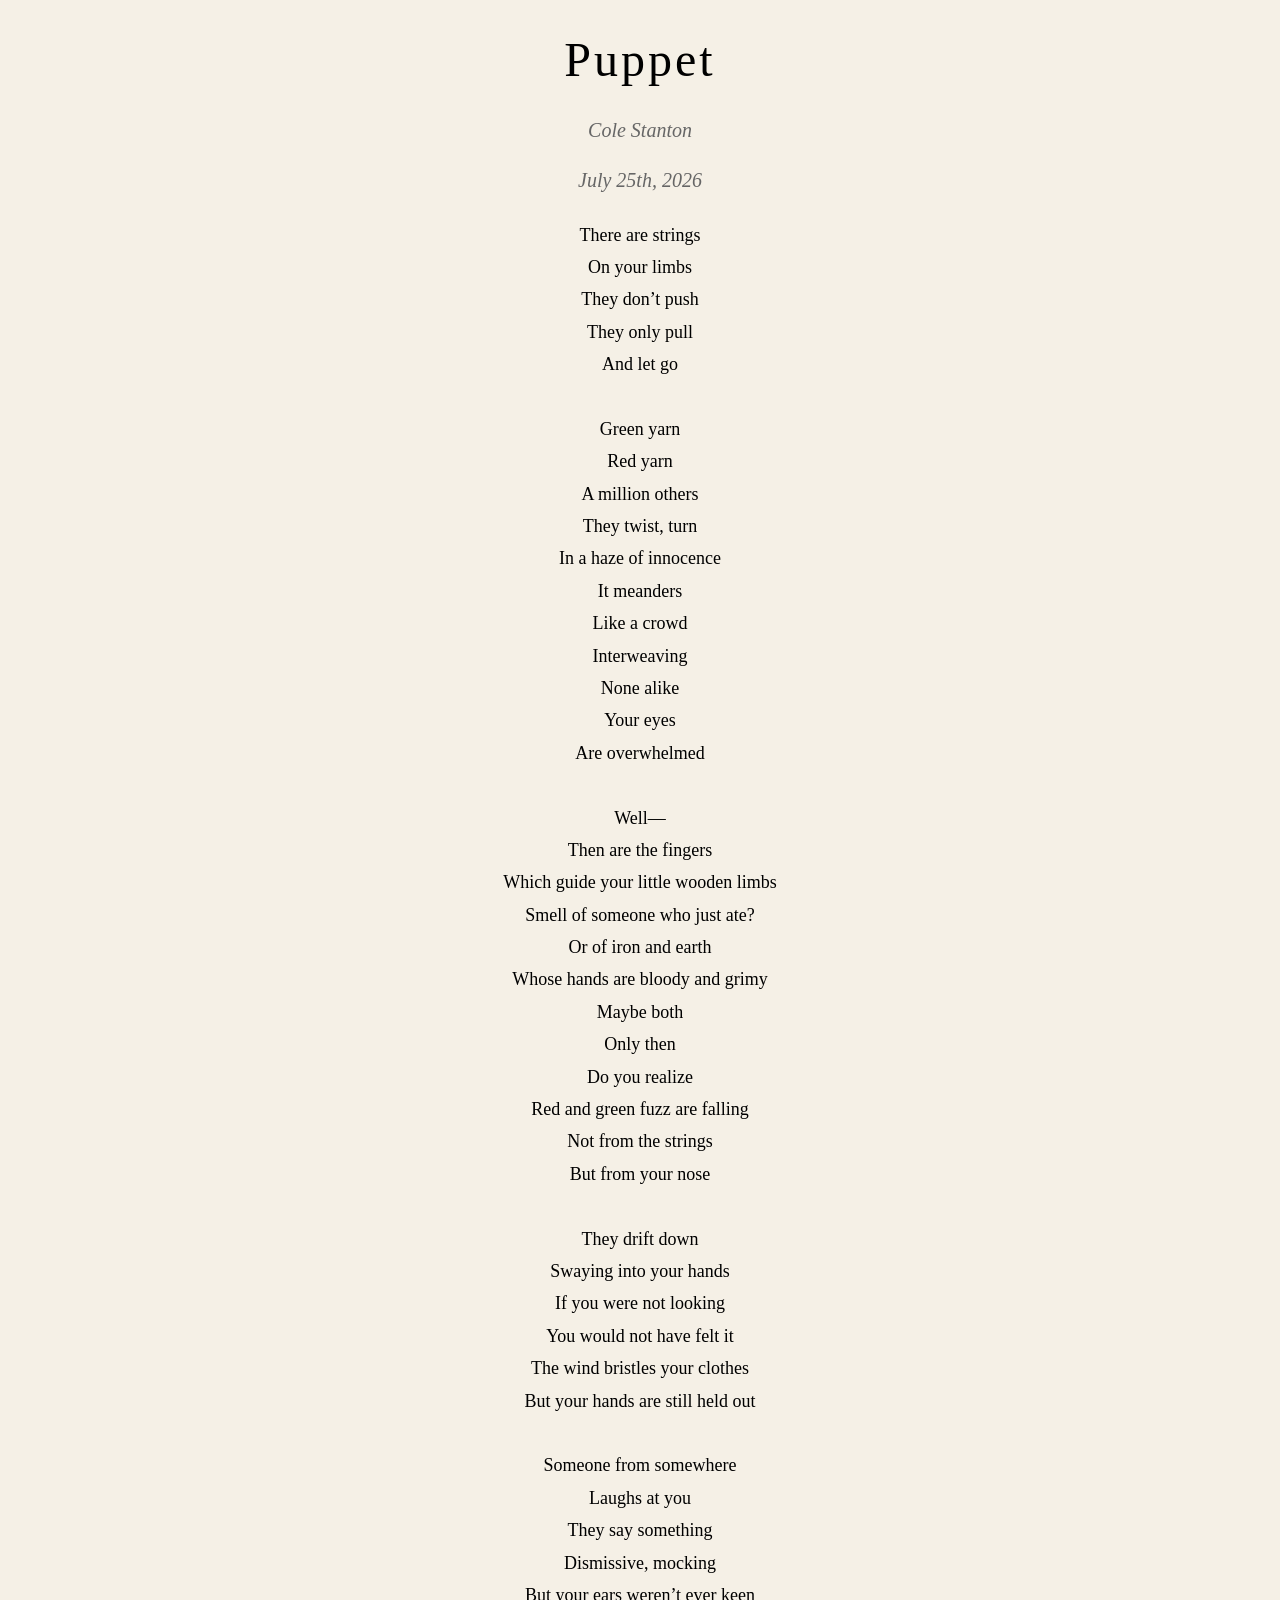
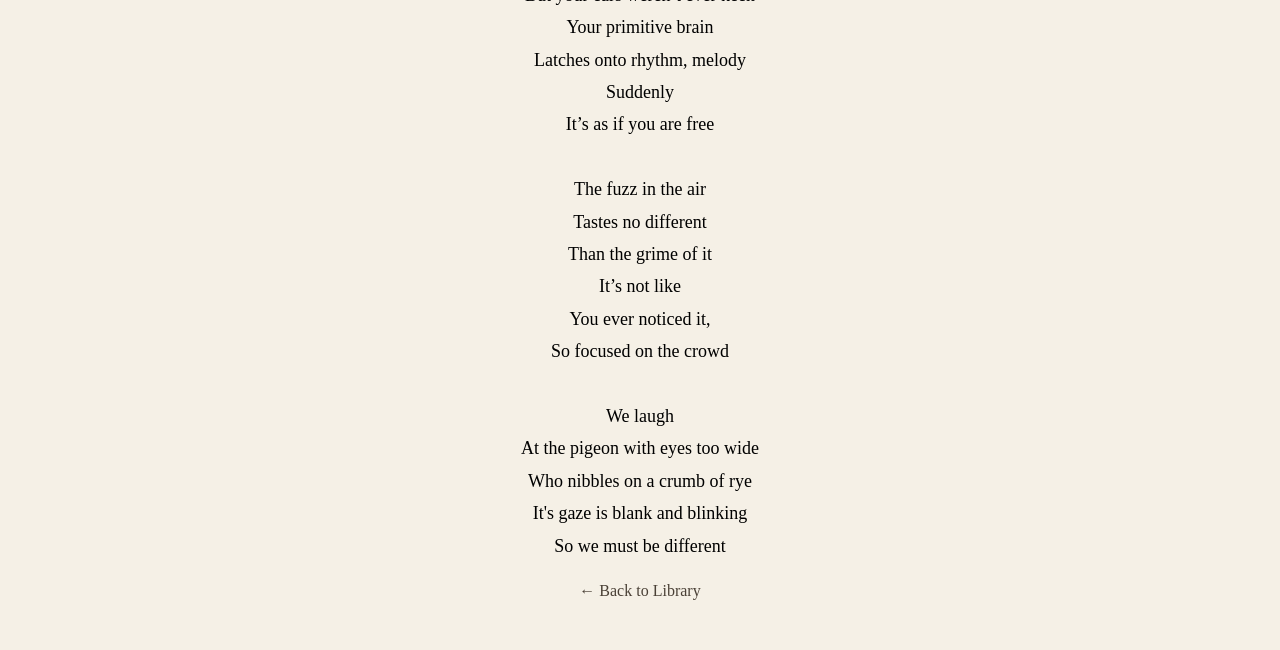
<file: poems/Puppet.html>
<!DOCTYPE html>
<html>

<head>
    <title>Puppet</title>
    <link rel="stylesheet" href="../styles.css">
</head>

<body>

<h1>Puppet</h1>
<h4><em>Cole Stanton</em></h4>
<h4><em>July 25th, 2026</em></h4>
<p id ="poem">

There are strings
<br>
On your limbs
<br>
They don’t push
<br>
They only pull
<br>
And let go
<br>

<br>
Green yarn
<br>
Red yarn
<br>
A million others
<br>
They twist, turn
<br>
In a haze of innocence 
<br>
It meanders
<br>
Like a crowd
<br>
Interweaving
<br>
None alike
<br>
Your eyes 
<br>
Are overwhelmed
<br>

<br>
Well—
<br>
Then are the fingers 
<br>
Which guide your little wooden limbs
<br>
Smell of someone who just ate?
<br>
Or of iron and earth
<br>
Whose hands are bloody and grimy
<br>
Maybe both
<br>
Only then
<br>
Do you realize
<br>
Red and green fuzz are falling
<br>
Not from the strings
<br>
But from your nose
<br>

<br>
They drift down
<br>
Swaying into your hands
<br>
If you were not looking
<br>
You would not have felt it
<br>
The wind bristles your clothes
<br>
But your hands are still held out 
<br>

<br>
Someone from somewhere
<br>
Laughs at you
<br>
They say something
<br>
Dismissive, mocking
<br>
But your ears weren’t ever keen
<br>
Your primitive brain
<br>
Latches onto rhythm, melody
<br>
Suddenly
<br>
It’s as if you are free
<br>

<br>
The fuzz in the air
<br>
Tastes no different
<br>
Than the grime of it
<br>
It’s not like
<br>
You ever noticed it,
<br>
So focused on the crowd
<br>

<br>
We laugh
<br>
At the pigeon with eyes too wide
<br>
Who nibbles on a crumb of rye 
<br>
It's gaze is blank and blinking
<br>
So we must be different
</p>

<a id="homeButton" href="../library.html">← Back to Library</a>

</body>

</html>
</file>
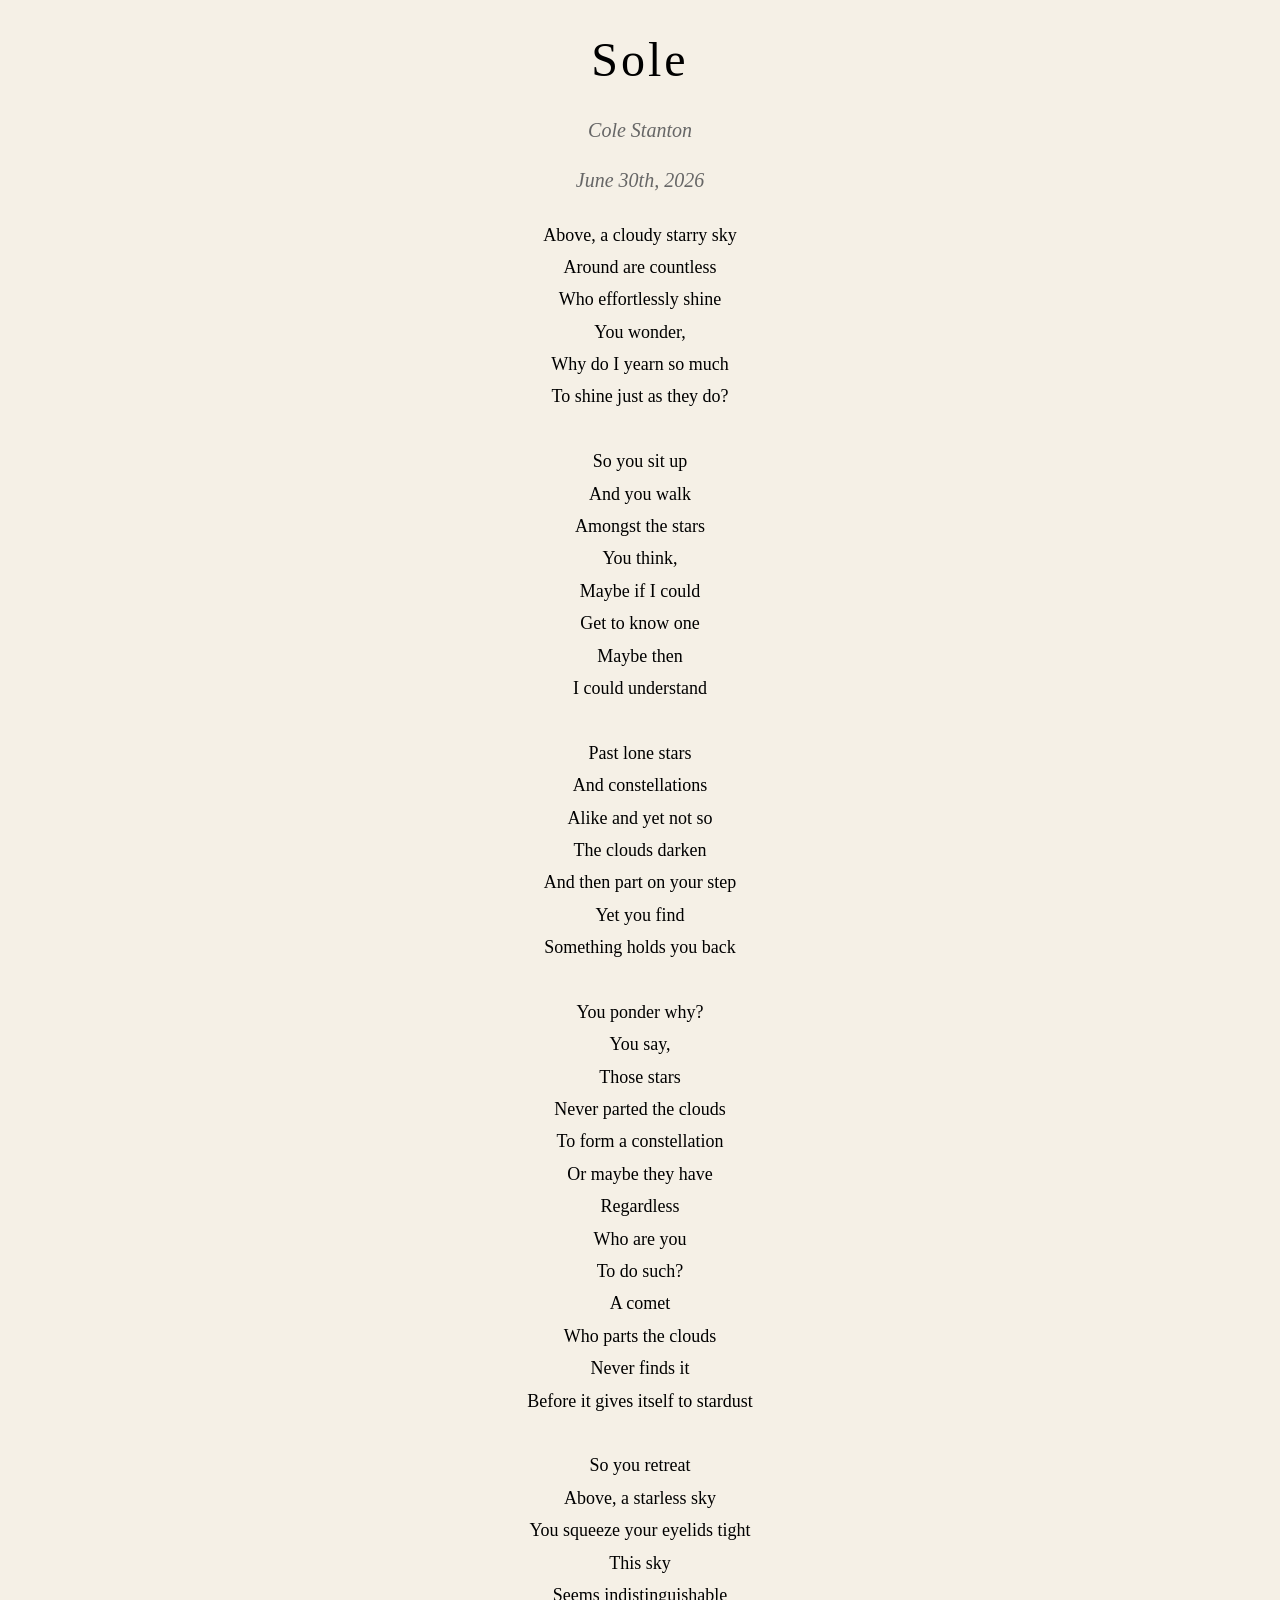
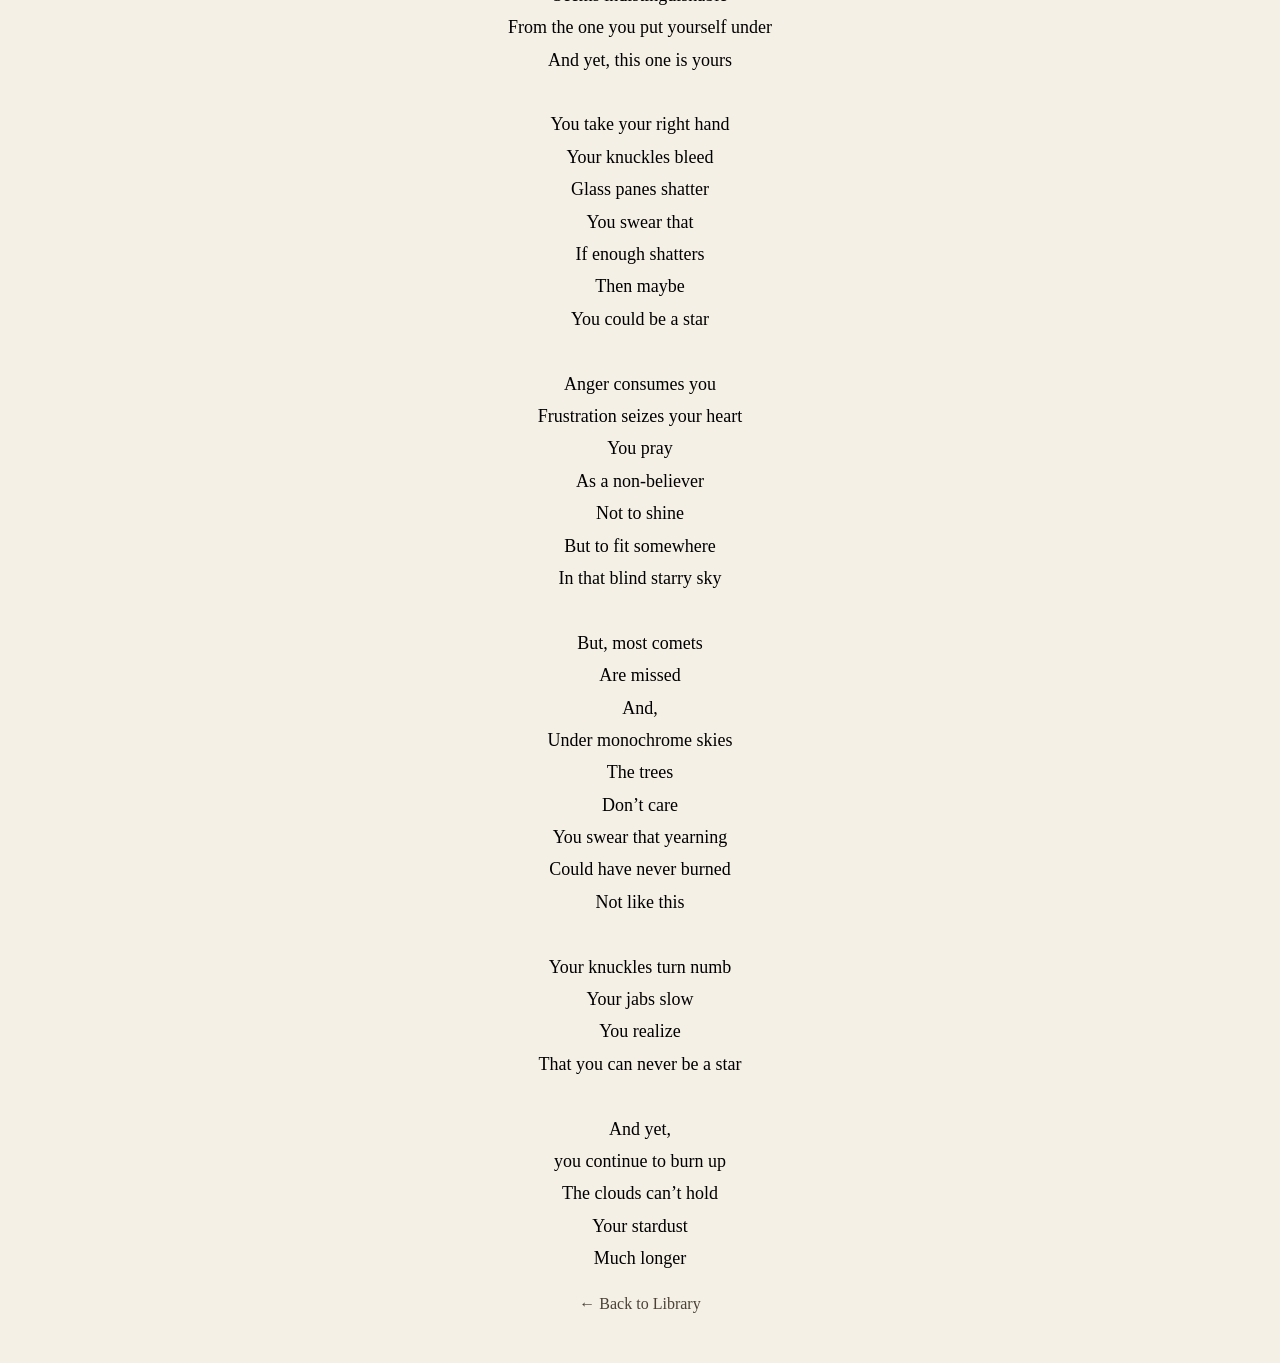
<file: poems/Sole.html>
<!DOCTYPE html>
<html>

<head>
    <title>Sole</title>
    <link rel="stylesheet" href="../styles.css">
</head>

<body>

<h1>Sole</h1>
<h4><em>Cole Stanton</em></h4>
<h4><em>June 30th, 2026</em></h4>
<p id = "poem">
Above, a cloudy starry sky <br>
Around are countless <br>
Who effortlessly shine <br>
You wonder,<br>
Why do I yearn so much<br>
To shine just as they do?<br>
<br>
So you sit up<br>
And you walk <br>
Amongst the stars<br>
You think,<br>
Maybe if I could <br>
Get to know one<br>
Maybe then<br>
I could understand<br>
<br>
Past lone stars<br>
And constellations<br>
Alike and yet not so <br>
The clouds darken<br>
And then part on your step<br>
Yet you find<br>
Something holds you back<br>
<br>
You ponder why?<br>
You say,<br>
Those stars<br>
Never parted the clouds<br>
To form a constellation<br>
Or maybe they have<br>
Regardless<br>
Who are you<br>
To do such?<br>
A comet <br>
Who parts the clouds<br>
Never finds it<br>
Before it gives itself to stardust<br>
<br>
So you retreat<br>
Above, a starless sky<br>
You squeeze your eyelids tight<br>
This sky<br>
Seems indistinguishable<br>
From the one you put yourself under<br>
And yet, this one is yours<br>
<br>
You take your right hand<br>
Your knuckles bleed<br>
Glass panes shatter<br>
You swear that<br>
If enough shatters<br>
Then maybe<br>
You could be a star<br>
<br>
Anger consumes you<br>
Frustration seizes your heart<br>
You pray<br>
As a non-believer<br>
Not to shine<br>
But to fit somewhere<br>
In that blind starry sky<br>
<br>
But, most comets<br>
Are missed<br>
And, <br>
Under monochrome skies<br>
The trees <br>
Don’t care<br>
You swear that yearning<br>
Could have never burned<br>
Not like this<br>
<br>
Your knuckles turn numb<br>
Your jabs slow <br>
You realize<br>
That you can never be a star<br>
<br>
And yet,<br>
you continue to burn up<br>
The clouds can’t hold <br>
Your stardust <br>
Much longer<br>
</p>

<a id="homeButton" href="../library.html">← Back to Library</a>

</body>

</html>
</file>
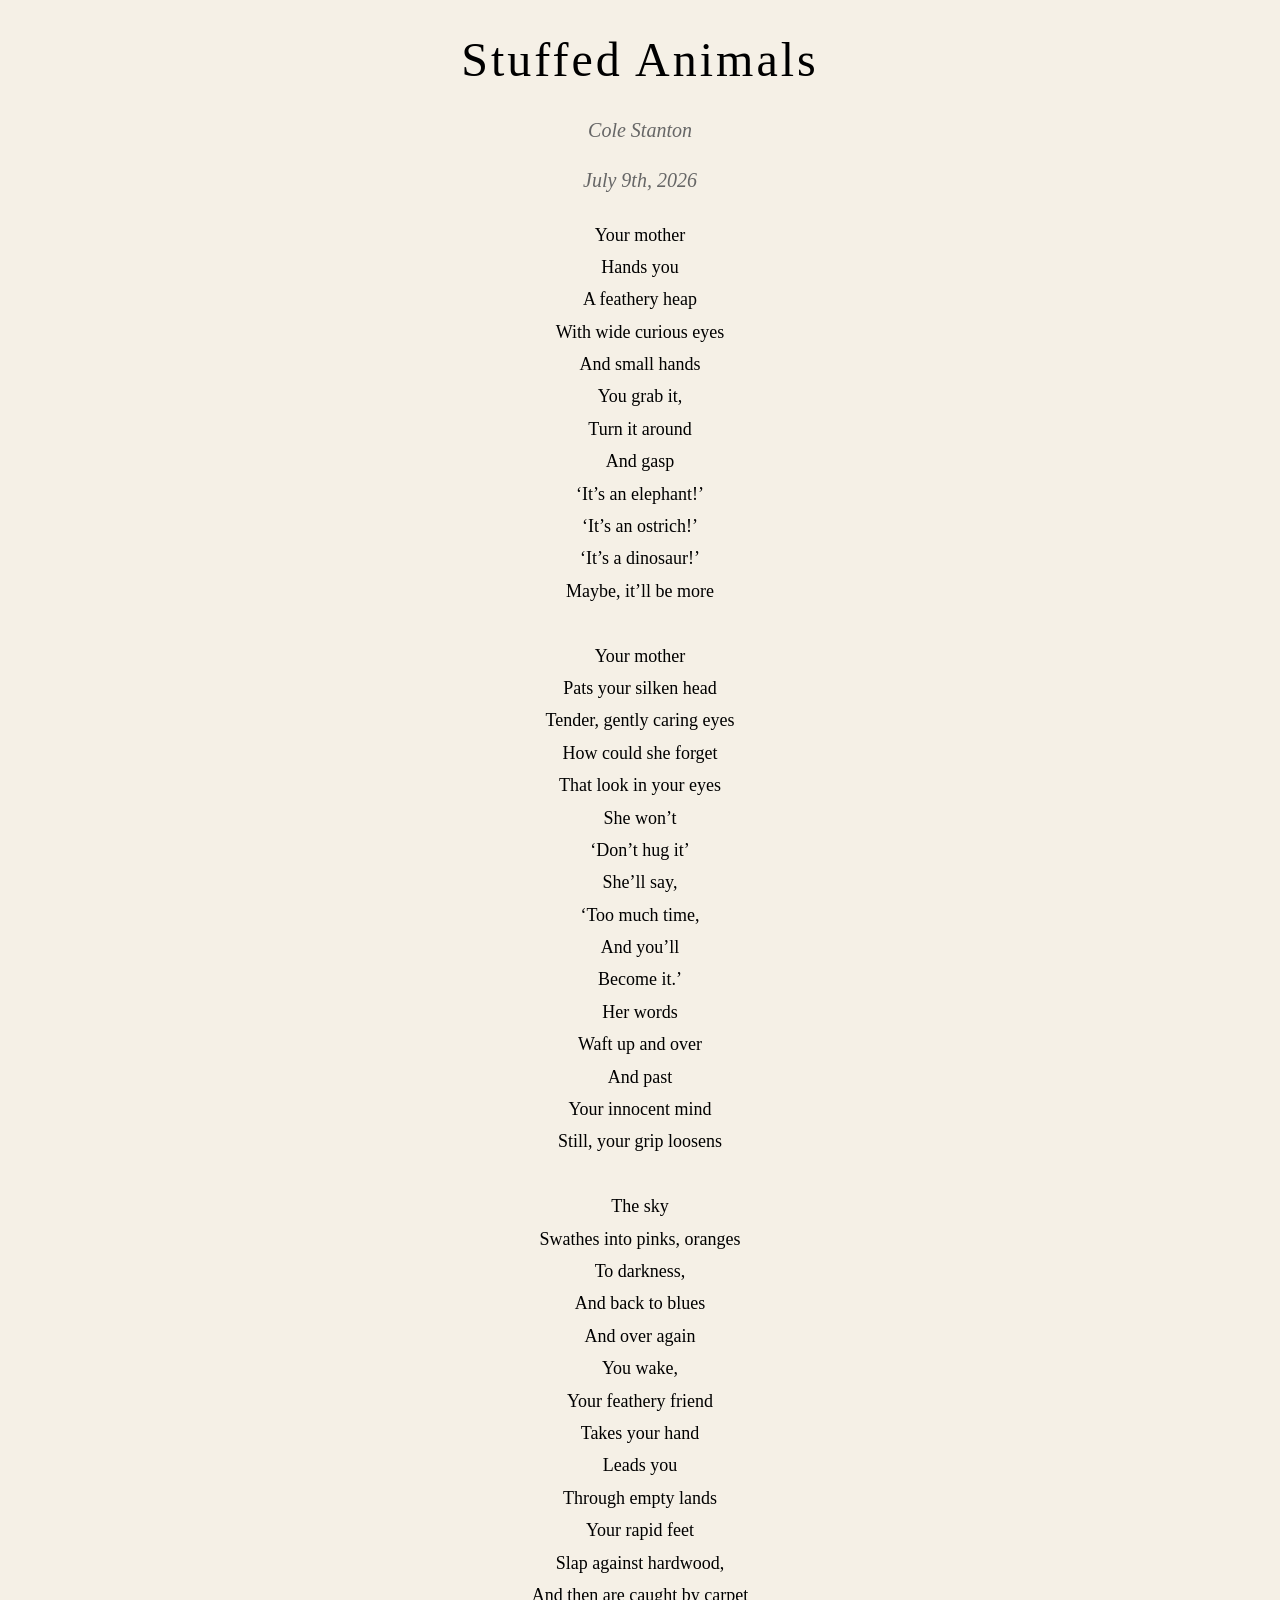
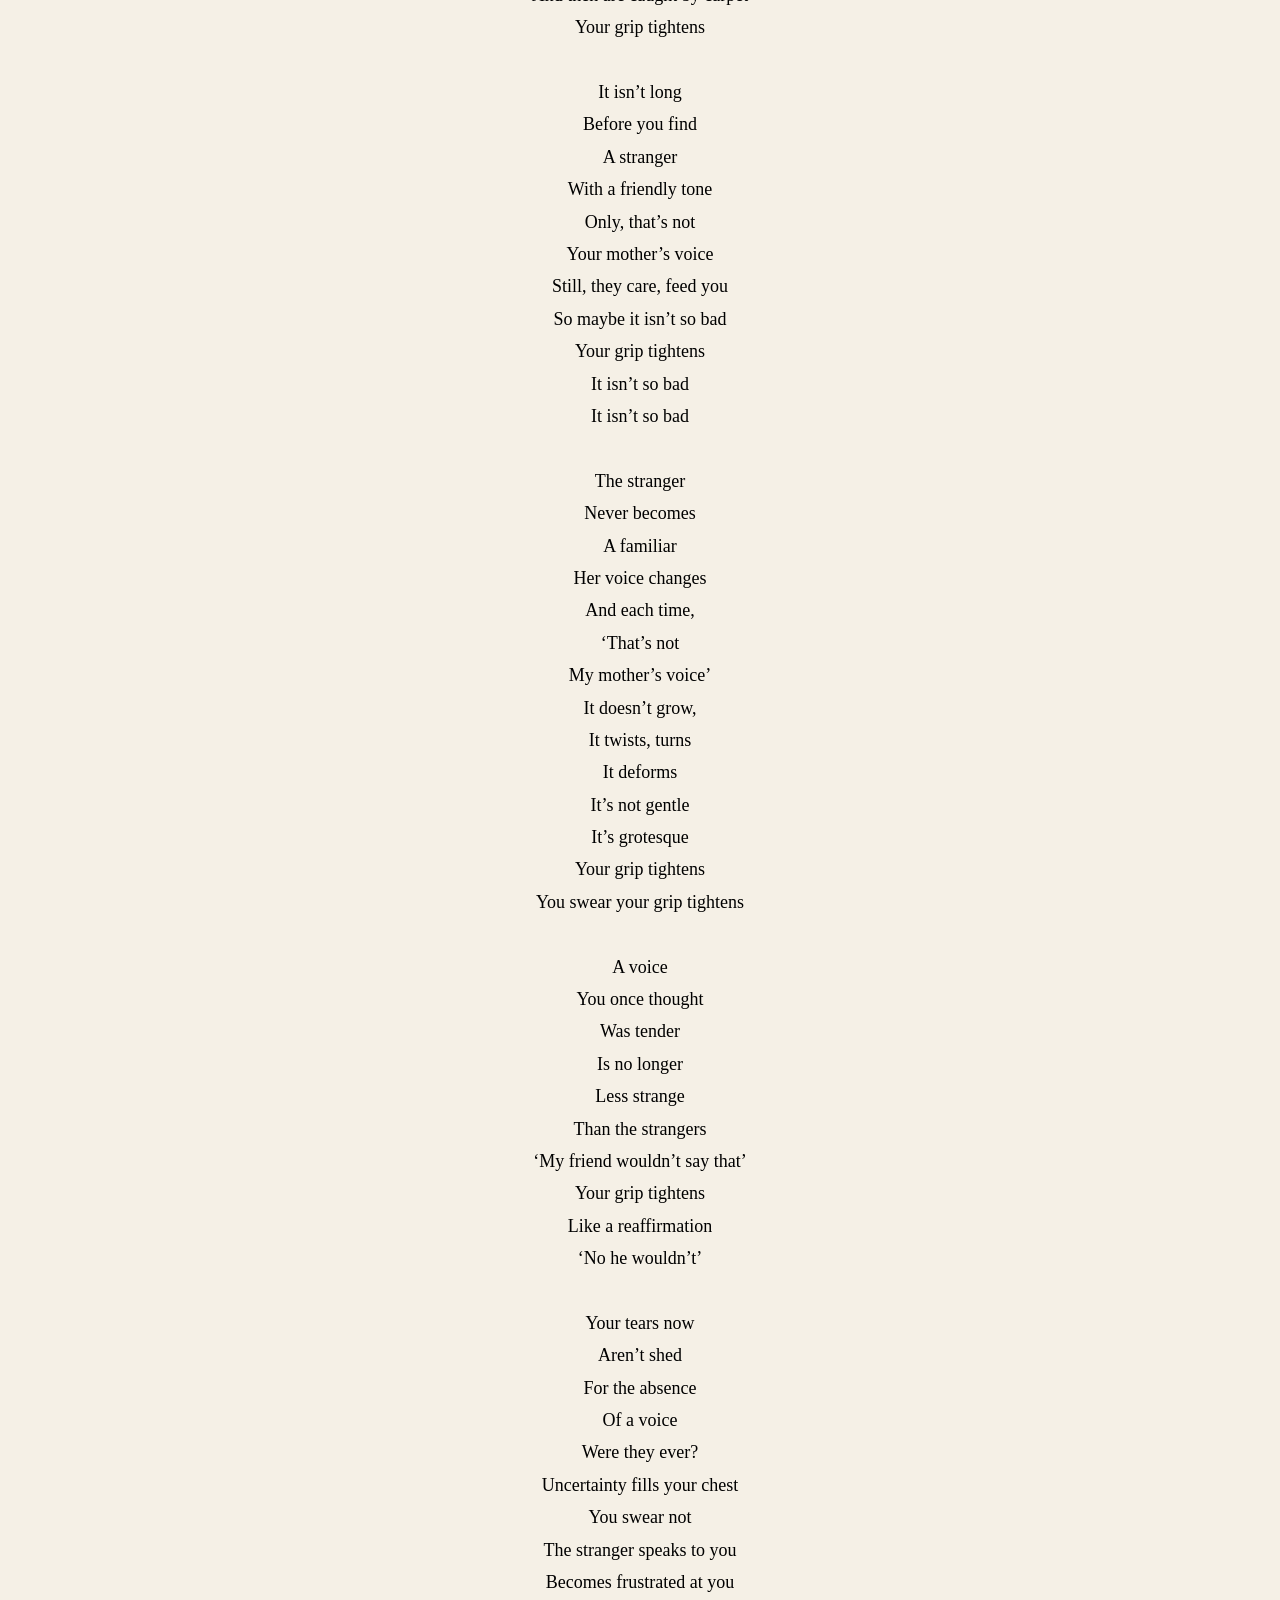
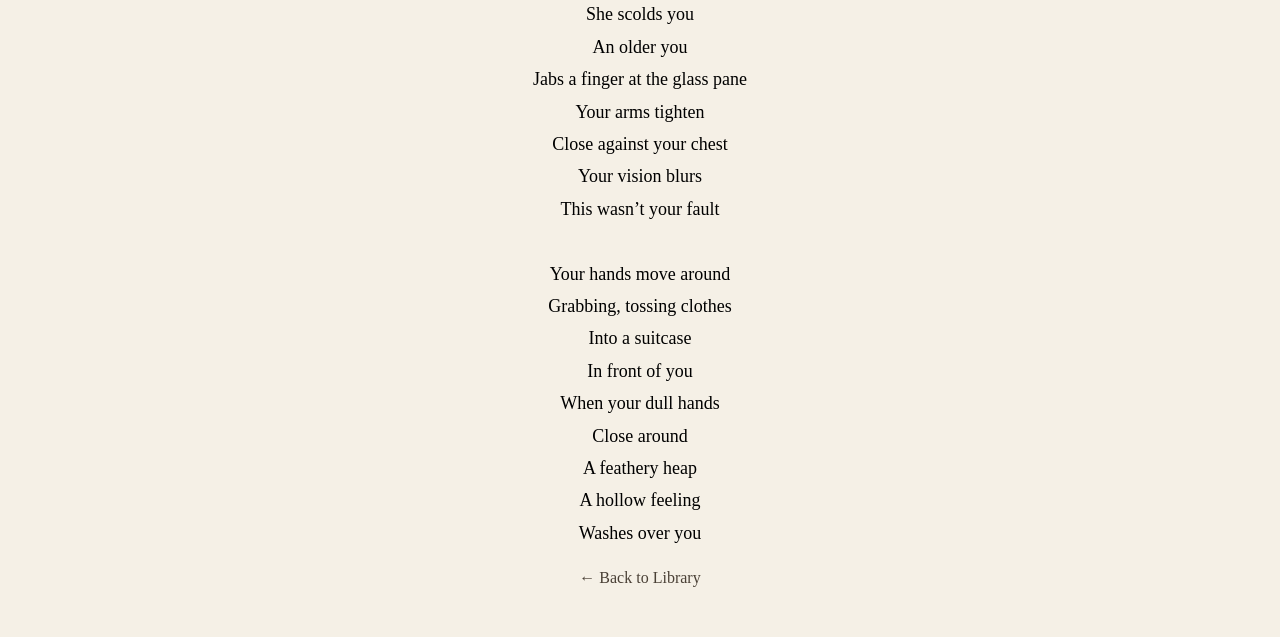
<file: poems/Stuffed_Animals.html>
<!DOCTYPE html>
<html>

<head>
    <title>Stuffed Animals</title>
    <link rel="stylesheet" href="../styles.css">
</head>

<body>

<h1>Stuffed Animals</h1>
<h4><em>Cole Stanton</em></h4>
<h4><em>July 9th, 2026</em></h4>
<p id = "poem">
Your mother <br>
Hands you <br>
A feathery heap<br>
With wide curious eyes<br>
And small hands<br>
You grab it, <br>
Turn it around<br>
And gasp<br>
‘It’s an elephant!’<br>
‘It’s an ostrich!’<br>
‘It’s a dinosaur!’<br>
Maybe, it’ll be more<br>
<br>
Your mother <br>
Pats your silken head<br>
Tender, gently caring eyes<br>
How could she forget<br>
That look in your eyes<br>
She won’t<br>
‘Don’t hug it’<br>
She’ll say, <br>
‘Too much time,<br>
And you’ll<br>
Become it.’ <br>
Her words<br>
Waft up and over<br>
And past<br>
Your innocent mind<br>
Still, your grip loosens<br>
<br>
The sky<br>
Swathes into pinks, oranges<br>
To darkness,<br>
And back to blues<br>
And over again<br>
You wake,<br>
Your feathery friend<br>
Takes your hand<br>
Leads you <br>
Through empty lands<br>
Your rapid feet<br>
Slap against hardwood,<br>
And then are caught by carpet<br>
Your grip tightens<br>
<br>
It isn’t long <br>
Before you find <br>
A stranger<br>
With a friendly tone<br>
Only, that’s not <br>
Your mother’s voice <br>
Still, they care, feed you<br>
So maybe it isn’t so bad<br>
Your grip tightens<br>
It isn’t so bad<br>
It isn’t so bad<br>
<br>
The stranger<br>
Never becomes <br>
A familiar<br>
Her voice changes<br>
And each time,<br>
‘That’s not<br>
My mother’s voice’ <br>
It doesn’t grow, <br>
It twists, turns <br>
It deforms <br>
It’s not gentle<br>
It’s grotesque <br>
Your grip tightens<br>
You swear your grip tightens<br>
<br>
A voice<br>
You once thought<br>
Was tender<br>
Is no longer <br>
Less strange <br>
Than the strangers<br>
‘My friend wouldn’t say that’<br>
Your grip tightens<br>
Like a reaffirmation<br>
‘No he wouldn’t’ <br>
<br>
Your tears now<br>
Aren’t shed <br>
For the absence <br>
Of a voice <br>
Were they ever?<br>
Uncertainty fills your chest<br>
You swear not<br>
The stranger speaks to you<br>
Becomes frustrated at you<br>
She scolds you<br>
An older you<br>
Jabs a finger at the glass pane<br>
Your arms tighten<br>
Close against your chest<br>
Your vision blurs<br>
This wasn’t your fault<br>
<br>
Your hands move around<br>
Grabbing, tossing clothes<br>
Into a suitcase<br>
In front of you<br>
When your dull hands<br>
Close around<br>
A feathery heap<br>
A hollow feeling<br>
Washes over you<br>
</p>

<a id="homeButton" href="../library.html">← Back to Library</a>

</body>

</html>
</file>
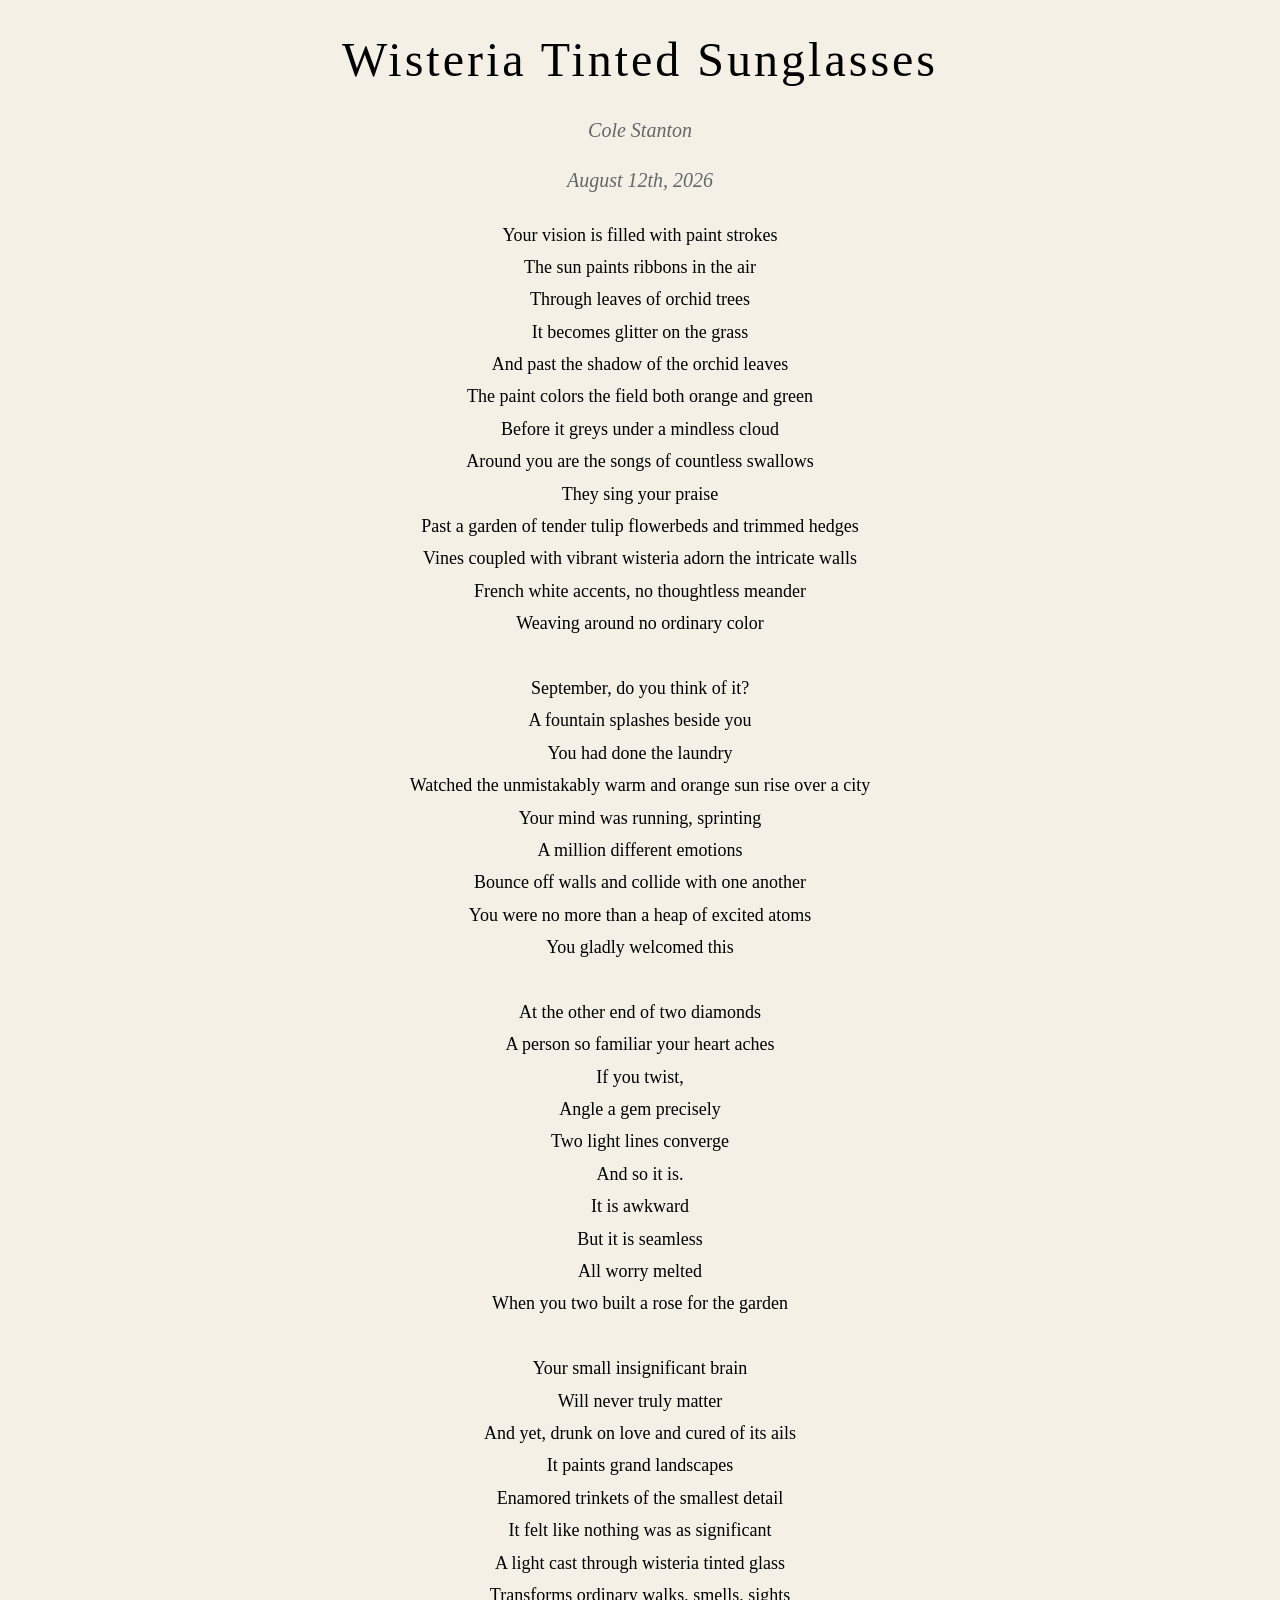
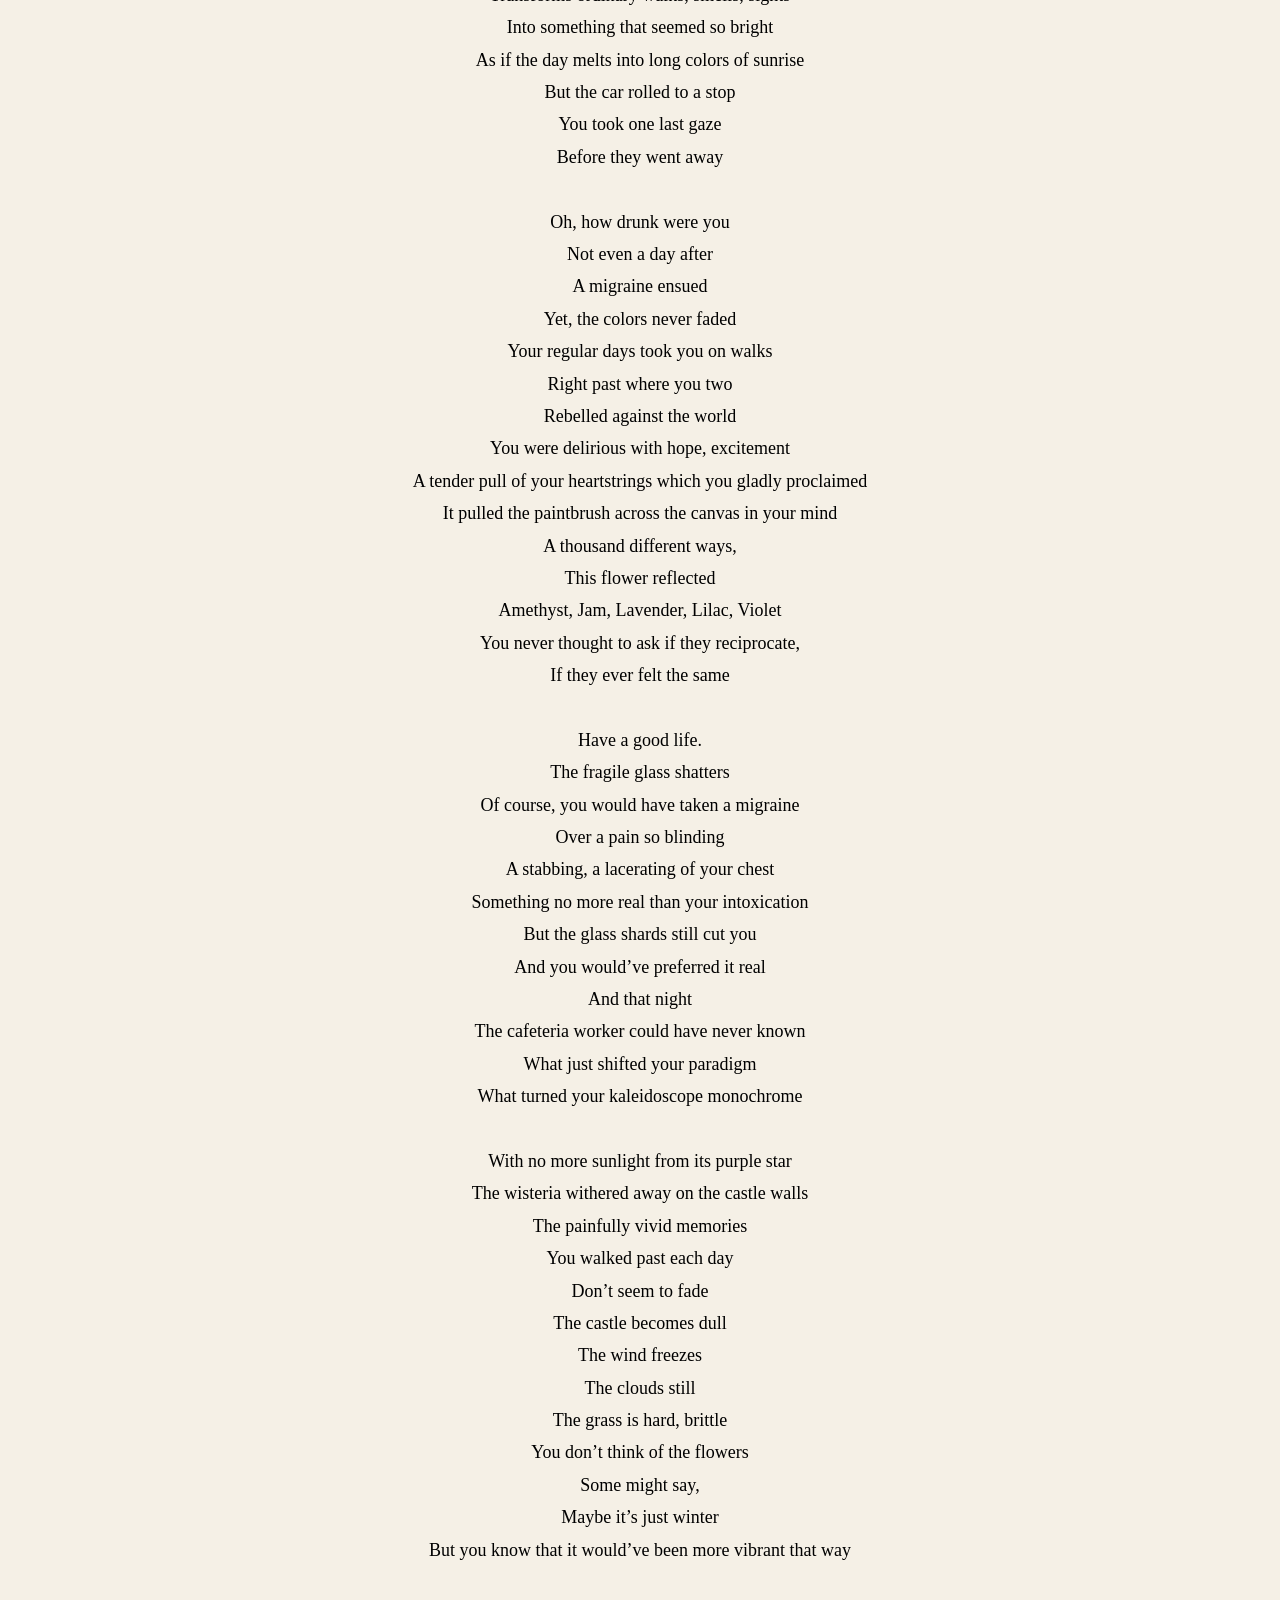
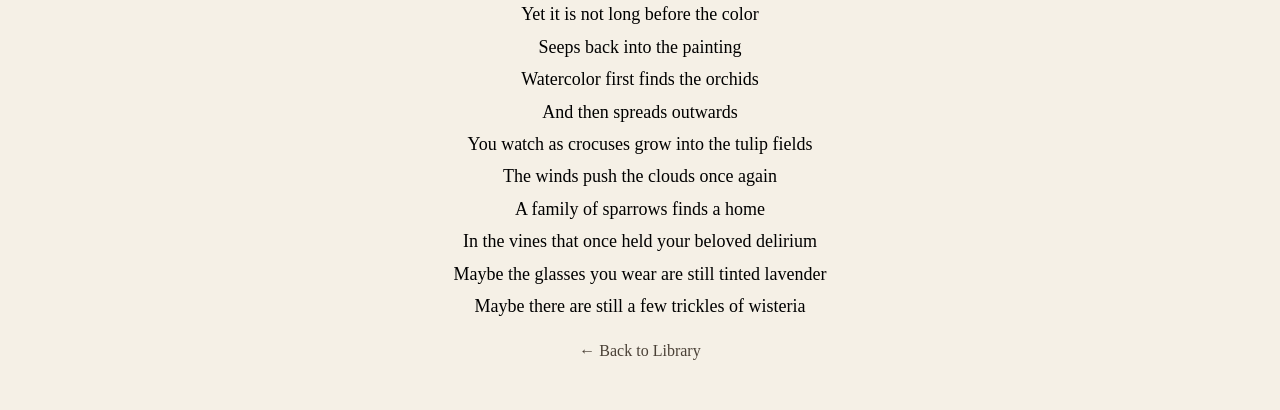
<file: poems/Wisteria.html>
<!DOCTYPE html>
<html>

<head>
    <title>Stuffed Animals</title>
    <link rel="stylesheet" href="../styles.css">
</head>

<body>

<h1>Wisteria Tinted Sunglasses</h1>
<h4><em>Cole Stanton</em></h4>
<h4><em>August 12th, 2026</em></h4>
<p id = "poem">



Your vision is filled with paint strokes <br>

The sun paints ribbons in the air<br>

Through leaves of orchid trees<br>

It becomes glitter on the grass<br>

And past the shadow of the orchid leaves<br>

The paint colors the field both orange and green <br>

Before it greys under a mindless cloud<br>

Around you are the songs of countless swallows<br>

They sing your praise<br>

Past a garden of tender tulip flowerbeds and trimmed hedges <br>

Vines coupled with vibrant wisteria adorn the intricate walls<br>

French white accents, no thoughtless meander<br>

Weaving around no ordinary color<br>

<br>

September, do you think of it?<br>

A fountain splashes beside you<br>

You had done the laundry <br>

Watched the unmistakably warm and orange sun rise over a city<br>

Your mind was running, sprinting<br>

A million different emotions <br>

Bounce off walls and collide with one another<br>

You were no more than a heap of excited atoms<br>

You gladly welcomed this<br>

<br>

At the other end of two diamonds<br>

A person so familiar your heart aches<br>

If you twist,<br>

Angle a gem precisely <br>

Two light lines converge<br>

And so it is.<br>

It is awkward<br>

But it is seamless<br>

All worry melted<br>

When you two built a rose for the garden<br>

<br>

Your small insignificant brain<br>

Will never truly matter<br>

And yet, drunk on love and cured of its ails <br>

It paints grand landscapes <br>

Enamored trinkets of the smallest detail<br>

It felt like nothing was as significant<br>

A light cast through wisteria tinted glass<br>

Transforms ordinary walks, smells, sights<br>

Into something that seemed so bright<br>

As if the day melts into long colors of sunrise<br>

But the car rolled to a stop<br>

You took one last gaze <br>

Before they went away<br>

<br>

Oh, how drunk were you<br>

Not even a day after <br>

A migraine ensued <br>

Yet, the colors never faded<br>

Your regular days took you on walks<br>

Right past where you two <br>

Rebelled against the world<br>

You were delirious with hope, excitement <br>

A tender pull of your heartstrings which you gladly proclaimed <br>

It pulled the paintbrush across the canvas in your mind<br>

A thousand different ways, <br>

This flower reflected  <br>

Amethyst, Jam, Lavender, Lilac, Violet <br>

You never thought to ask if they reciprocate, <br>

If they ever felt the same<br>

<br>

Have a good life. <br>

The fragile glass shatters<br>

Of course, you would have taken a migraine<br>

Over a pain so blinding<br>

A stabbing, a lacerating of your chest<br>

Something no more real than your intoxication<br>

But the glass shards still cut you<br>

And you would’ve preferred it real<br>

And that night <br>

The cafeteria worker could have never known <br>

What just shifted your paradigm <br>

What turned your kaleidoscope monochrome <br>

<br>

With no more sunlight from its purple star<br>

The wisteria withered away on the castle walls<br>

The painfully vivid memories<br>

You walked past each day<br>

Don’t seem to fade<br>

The castle becomes dull<br>

The wind freezes<br>

The clouds still <br>

The grass is hard, brittle<br>

You don’t think of the flowers<br>

Some might say,<br>

Maybe it’s just winter<br>

But you know that it would’ve been more vibrant that way<br>

<br>

Yet it is not long before the color<br>

Seeps back into the painting<br>

Watercolor first finds the orchids <br>

And then spreads outwards<br>

You watch as crocuses grow into the tulip fields<br>

The winds push the clouds once again<br>

A family of sparrows finds a home<br>

In the vines that once held your beloved delirium<br>

Maybe the glasses you wear are still tinted lavender<br>

Maybe there are still a few trickles of wisteria<br>
</p>

<a id="homeButton" href="../library.html">← Back to Library</a>

</body>

</html>
</file>
<file: styles.css>
body {
    margin: 0;
    background-color: #f5f0e6;
    font-family: Georgia, serif;
}

.content {
    max-width: 700px;
    margin: auto;
    padding: 50px;
}

h1 {
    text-align: center;
    font-size: 48px;
    font-weight: normal;
    letter-spacing: 3px;
}

h2 {
    margin-top: 50px;
    font-weight: normal;
}

p {
    font-size: 18px;
    line-height: 1.8;
}
hr {
    margin: 40px 0;
    border: none;
    border-top: 1px solid #999;
}
h4 {
    font-size: 20px;
    font-weight: normal;
    color: #666;
    text-align: center;
}
h5 {
    text-align: center;
    font-size: 16px;
    font-weight: normal;
    color: #666;
}
h6 {
    margin-top: -10px;
    margin-bottom: 10px;
    font-size: 14px;
    font-weight: normal;
    color: #666;
}
button {
    background-color: transparent;
    border: 1px solid #555;
    padding: 12px 100px;
    font-family: Georgia, serif;
    font-size: 26px;
    cursor: pointer;
    color: #2b2b2b;
    margin: 10px;
}

button:hover {
    background-color: #e8dfd0;
}

.center-button {
    text-align: center;
    margin-top: 40px;
}
.poem-card {
    border: 1px solid #ccc;
    padding: 25px;
    margin: 30px 0;
    background-color: rgba(255,255,255,0.3);
}

.poem-card h2 {
    margin-top: 0;
}

a {
    color: #4a4036;
    text-decoration: none;
}

a:hover {
    text-decoration: underline;
}

.hero h1 {
    font-size: 64px;
    letter-spacing: 5px;
    font-weight: normal;
    margin-bottom: 20px;
}


.subtitle {
    font-size: 20px;
    font-style: italic;
    color: #555;
}


.center-button {
    margin-top: 50px;
}


.poetry-button {
    display: inline-block;
    border: 1px solid #555;
    padding: 15px 35px;
    color: #2b2b2b;
    text-decoration: none;
    font-family: Georgia, serif;
    font-size: 18px;
    transition: 0.3s;
}


.poetry-button:hover {
    background-color: #e8dfd0;
}


.featured {
    text-align: center;
    margin-top: 60px;
}


.poem-preview {
    font-size: 20px;
    line-height: 2;
    font-style: italic;
}
select {
    padding: 10px;
    font-family: Georgia, serif;
    margin: 20px 0;
}


.poem-card {
    background-color: rgba(255, 255, 255, 0.35);
    border: 1px solid #c8c0b3;
    padding: 30px;
    margin: 30px auto;
    max-width: 600px;

    text-align: center;

    box-shadow: 0 4px 10px rgba(0,0,0,0.05);

    transition: transform 0.3s ease, box-shadow 0.3s ease;
}


.poem-card:hover {
    transform: translateY(-5px);
    box-shadow: 0 8px 20px rgba(0,0,0,0.1);
}


.poem-card h2 {
    margin-top: 0;
    font-size: 28px;
    font-weight: normal;
}


.poem-card p {
    font-style: italic;
    color: #666;
}


.poem-card a {
    display: inline-block;
    margin-top: 15px;

    color: #4a4036;
    text-decoration: none;

    border-bottom: 1px solid #4a4036;
}


.poem-card a:hover {
    opacity: 0.6;
}

.hero {
    background-image: url("images/test.jpg");
    background-size: cover;
    background-position: center;
    background-repeat: no-repeat;
    background-position: center 45%;

    height: 500px;

    display: flex;
    justify-content: center;
    align-items: center;
}

.overlay {
    background: rgba(0, 0, 0, 0.35);
    padding: 60px;
    border-radius: 8px;
    text-align: center;
}

.overlay h1,
.overlay p {
    color: white;
}
.featured-photo {
    text-align: center;
    margin: auto;
    max-width: 900px;
}

.featured-photo img {
    width: 100%;
    max-width: 700px;

    border-radius: 8px;

    box-shadow: 0 10px 25px rgba(0,0,0,.15);

    transition: transform .3s ease;
}

.featured-photo img:hover {
    transform: scale(1.02);
}
.gallery {
    columns: 2;
    column-gap: 40px;
    margin-top: 50px;
}

.photo-card {
    break-inside: avoid;
    margin-bottom: 40px;
}


.photo-card img {
    width: 100%;
    height: auto;

    border-radius: 5px;

    box-shadow: 0 5px 15px rgba(0,0,0,0.15);

    transition: transform 0.3s ease;
}


.photo-card img:hover {

    transform: scale(1.03);

}


.photo-card p {

    font-style: italic;

    margin-top: 15px;

}
#lightbox {
    display: none;

    position: fixed;

    top: 0;
    left: 0;

    width: 100%;
    height: 100%;

    background: rgba(0,0,0,0.85);

    justify-content: center;
    align-items: center;

    z-index: 1000;
}


.lightbox-content {
    display: flex;
    flex-direction: column;

    align-items: center;

    max-width: 90%;
    max-height: 90%;
}


#lightbox-image {
    max-width: 90vw;
    max-height: 85vh;

    width: auto;
    height: auto;

    object-fit: contain;
}


#lightbox-caption {
    color: white;

    font-size: 18px;

    font-style: italic;

    margin-top: 20px;

    text-align: center;
}


#close-lightbox {
    position: absolute;

    top: 30px;
    right: 50px;

    color: white;

    font-size: 50px;

    cursor: pointer;
}
#homeButton {
    display: block;
    text-align: center;
    margin-top: 20px;
    margin-bottom: 50px;
}
#poem {
    text-align: center;
    margin-top: 20px;
}
/* =========================
   ABOUT PAGE
   ========================= */

.about-page {
    max-width: 800px;
    margin: 0 auto;
    padding: 100px 50px 60px;
}

.about-intro {
    text-align: center;
    padding: 40px 0 60px;
}

.about-intro h1 {
    font-size: 64px;
    margin: 15px 0 25px;
}

.about-eyebrow {
    font-size: 13px;
    letter-spacing: 4px;
    color: #777;
    text-transform: uppercase;
}

.about-lead {
    max-width: 600px;
    margin: auto;
    font-size: 23px;
    line-height: 1.7;
    color: #555;
    font-style: italic;
}

.about-section {
    margin: 80px 0;
}

.about-section h2 {
    font-size: 32px;
    margin-bottom: 25px;
}

.about-section p {
    color: #3f3a35;
}

.creative-section {
    text-align: center;
    margin: 90px 0;
}

.creative-section h2 {
    font-size: 38px;
    margin: 15px 0 20px;
}

.creative-section p {
    max-width: 600px;
    margin: 0 auto 35px;
}

.about-button {
    display: inline-block;
    border: 1px solid #555;
    padding: 15px 30px;

    font-family: Georgia, serif;
    font-size: 18px;

    color: #2b2b2b;
    text-decoration: none;

    transition: 0.3s;
}

.about-button:hover {
    background-color: #e8dfd0;
    text-decoration: none;
}

.about-contact {
    text-align: center;
    margin-top: 100px;
    padding-top: 30px;
    border-top: 1px solid #bbb;
}

.about-contact p {
    font-size: 16px;
    color: #666;
}


   .about-section img.about-portrait {
    width: 200px;
    height: 260px;
    object-fit: cover;
    float: left;
    margin: 5px 30px 20px 0;
}
/* Mobile */
@media (max-width: 600px) {

    .about-page {
        padding: 60px 25px 40px;
    }

    .about-intro h1 {
        font-size: 45px;
    }

    .about-lead {
        font-size: 20px;
    }

    .about-section {
        margin: 60px 0;
}
}
</file>
